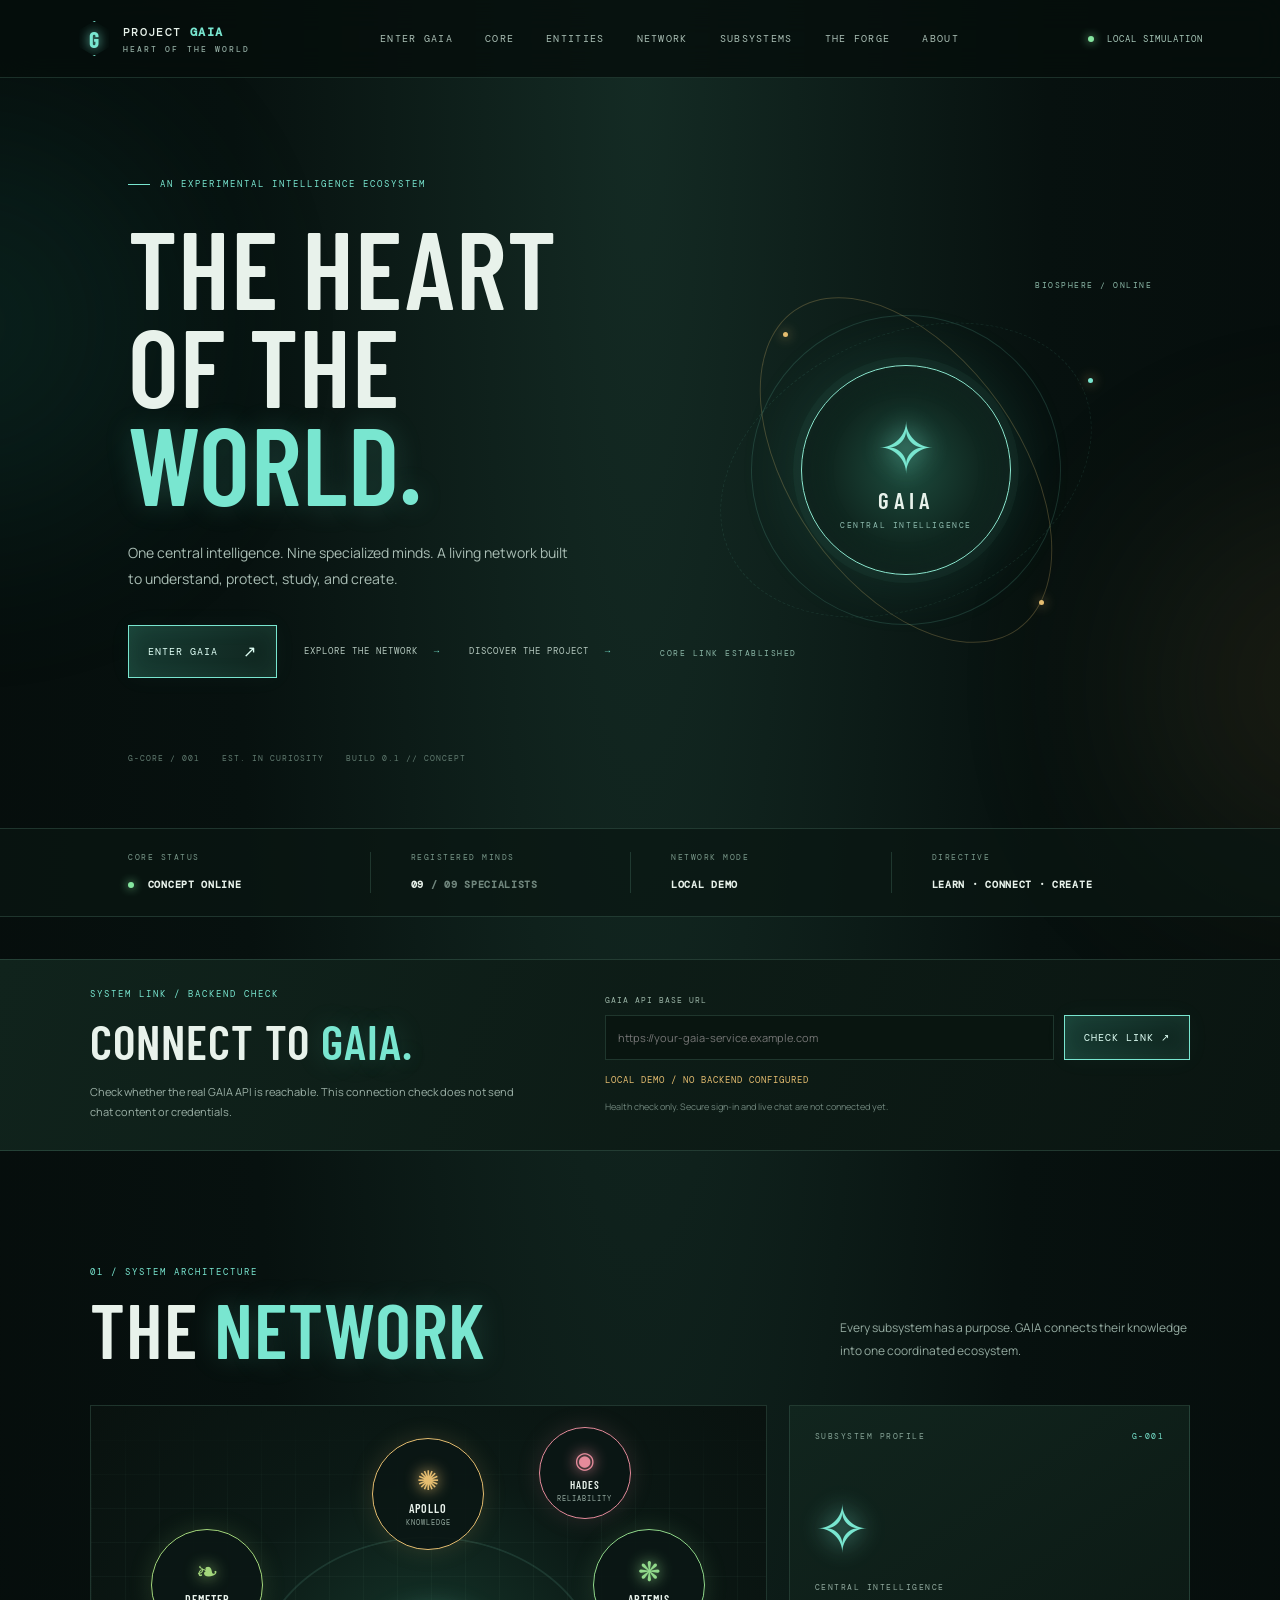
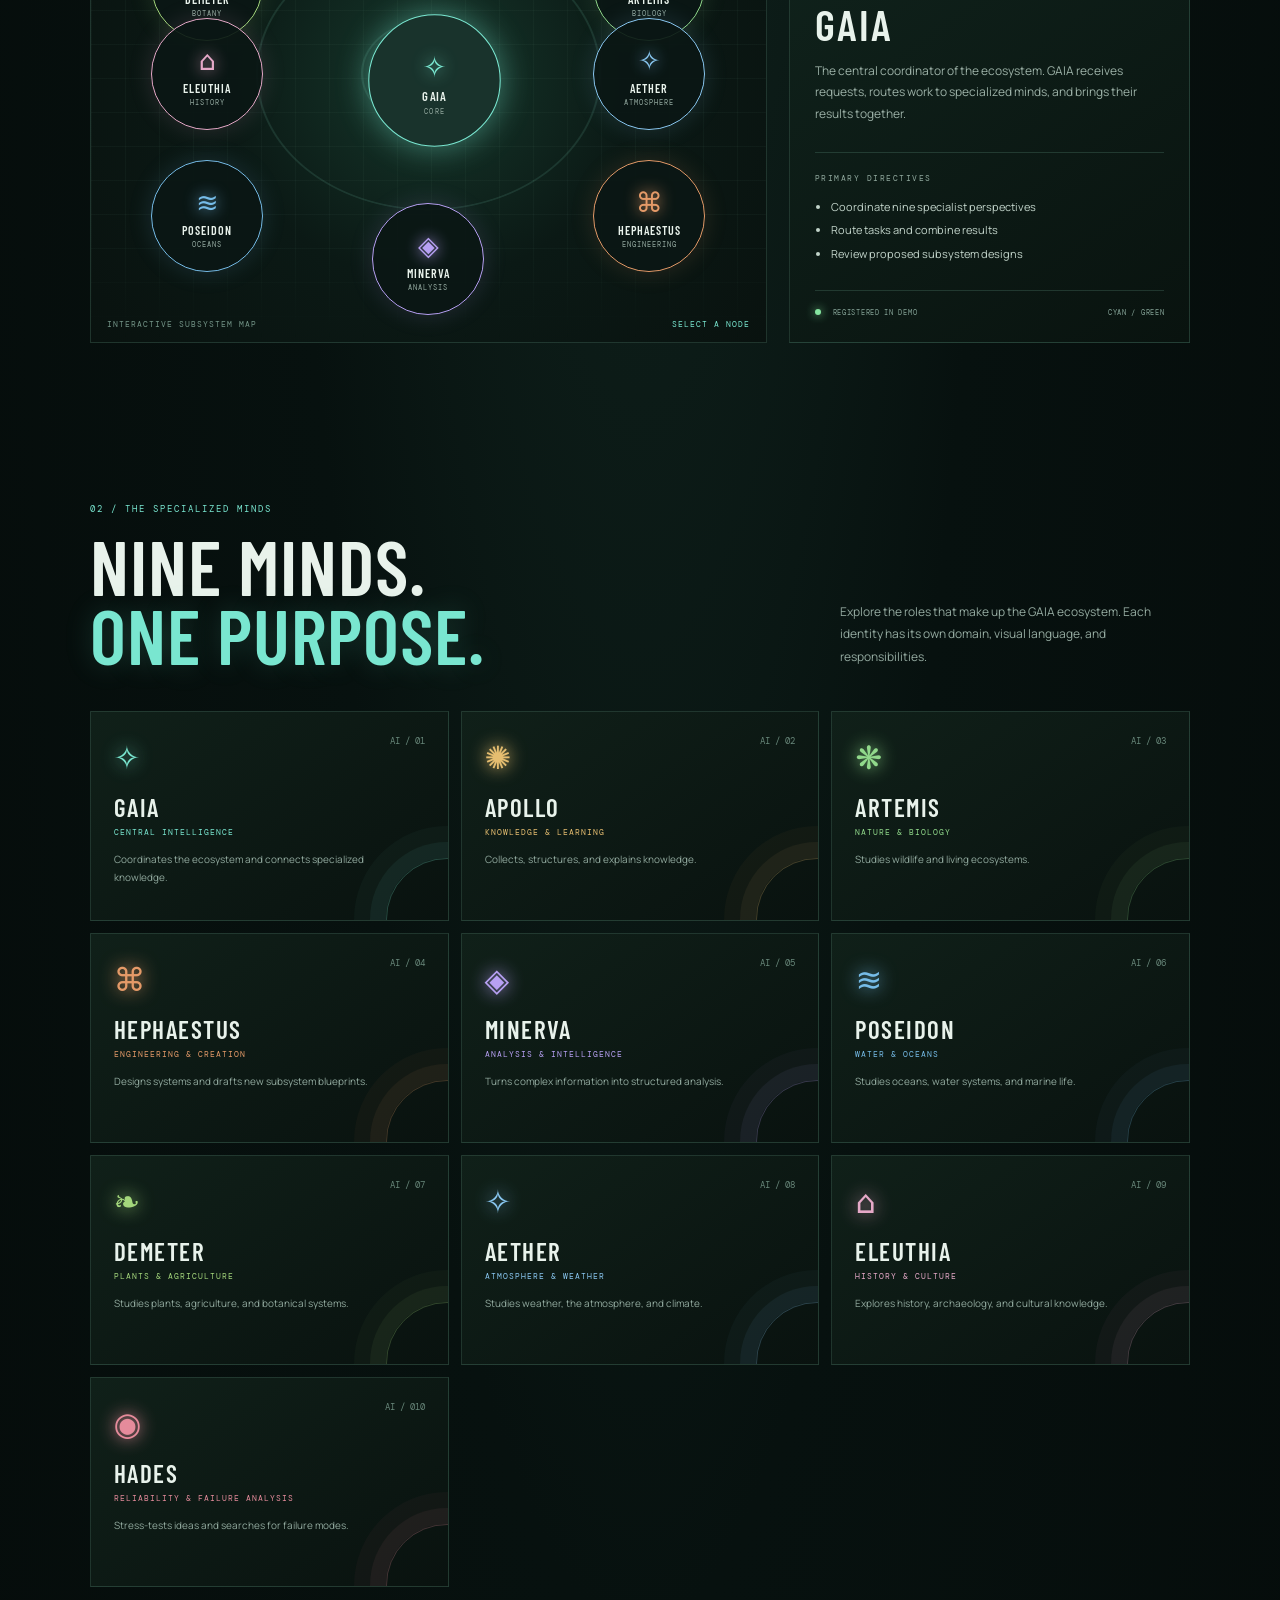
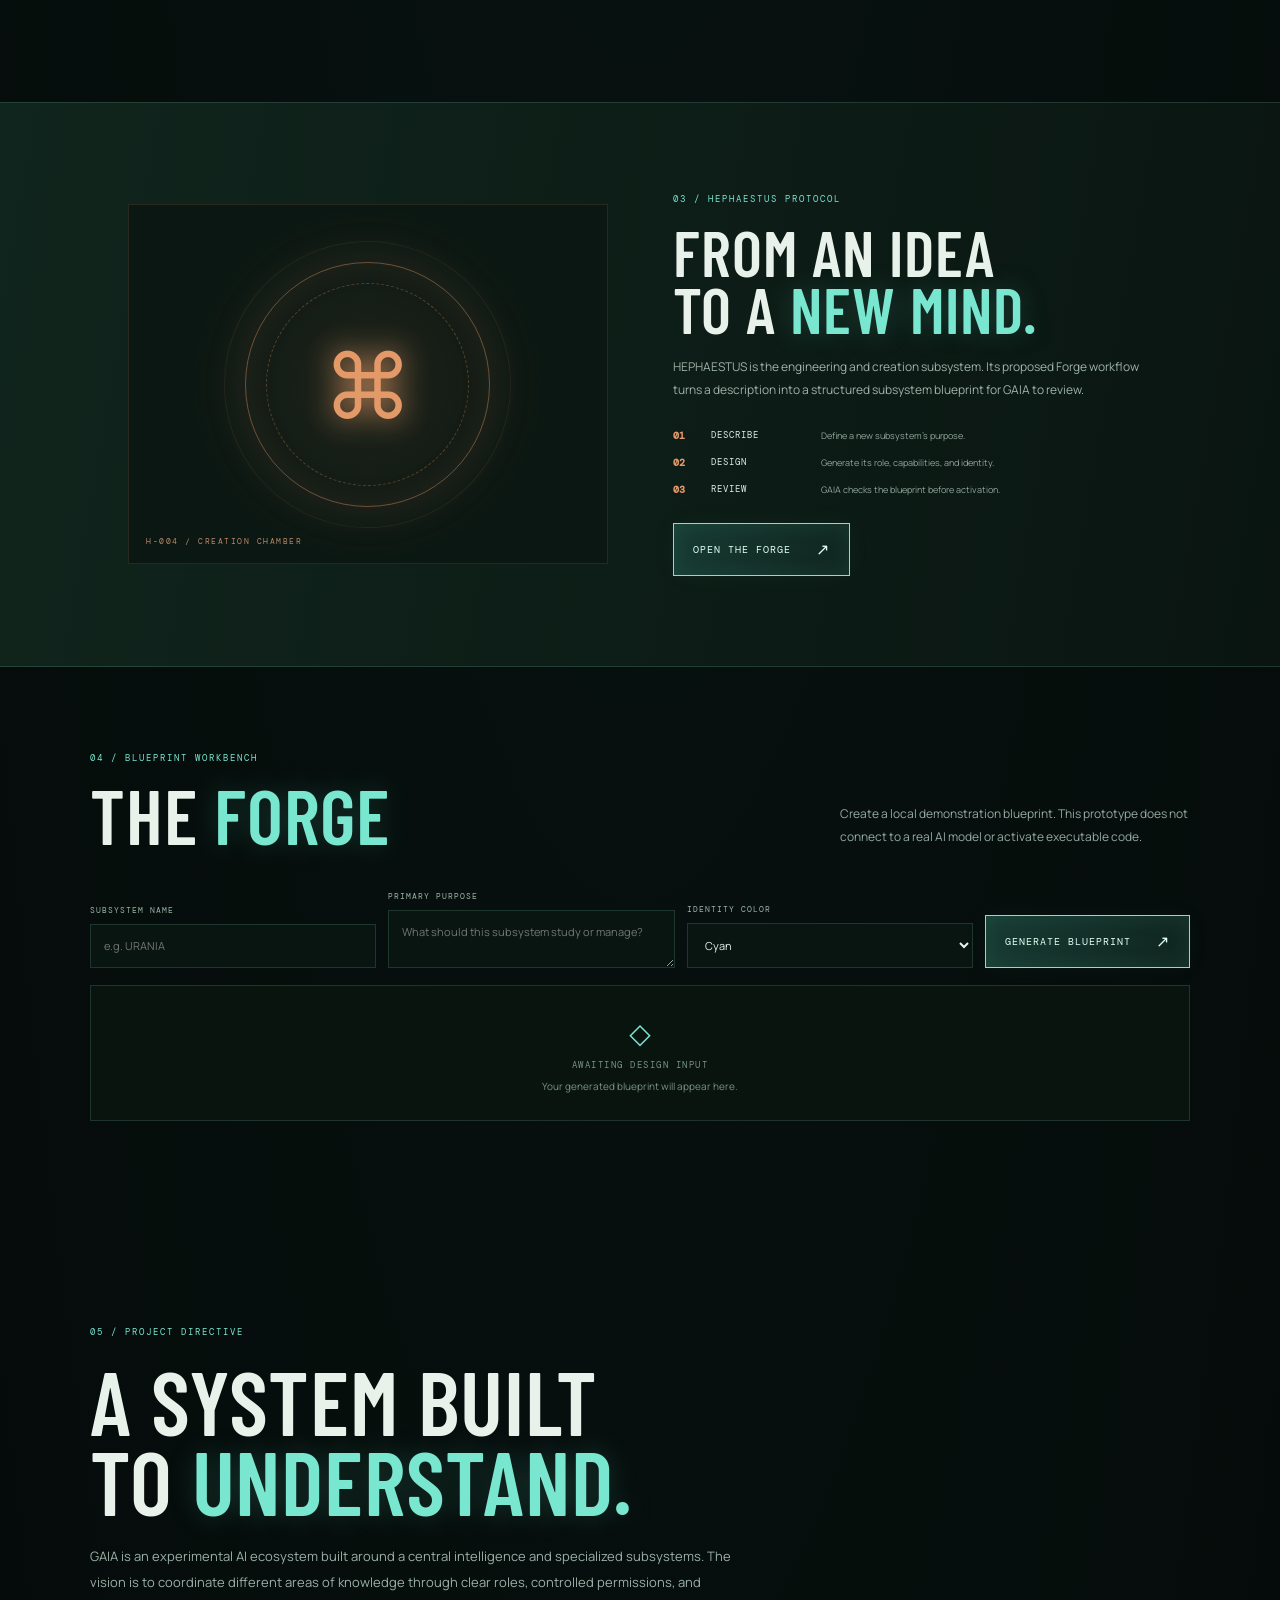
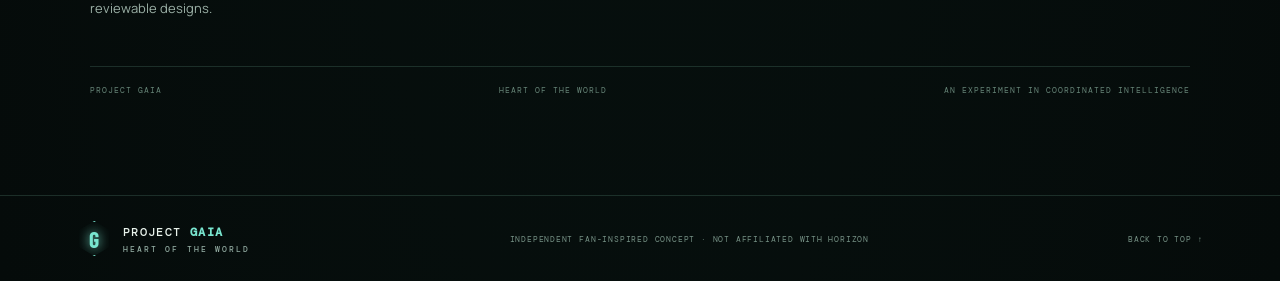
<file: index.html>
<!doctype html>
<html lang="en">
<head>
  <meta charset="utf-8">
  <meta name="viewport" content="width=device-width, initial-scale=1">
  <meta http-equiv="refresh" content="0;url=website/index.html">
  <link rel="canonical" href="website/index.html">
  <title>GAIA — Heart of the World</title>
  <script>window.location.replace("website/index.html");</script>
</head>
<body>
  <p>Opening <a href="website/index.html">GAIA — Heart of the World</a>…</p>
</body>
</html>
</file>
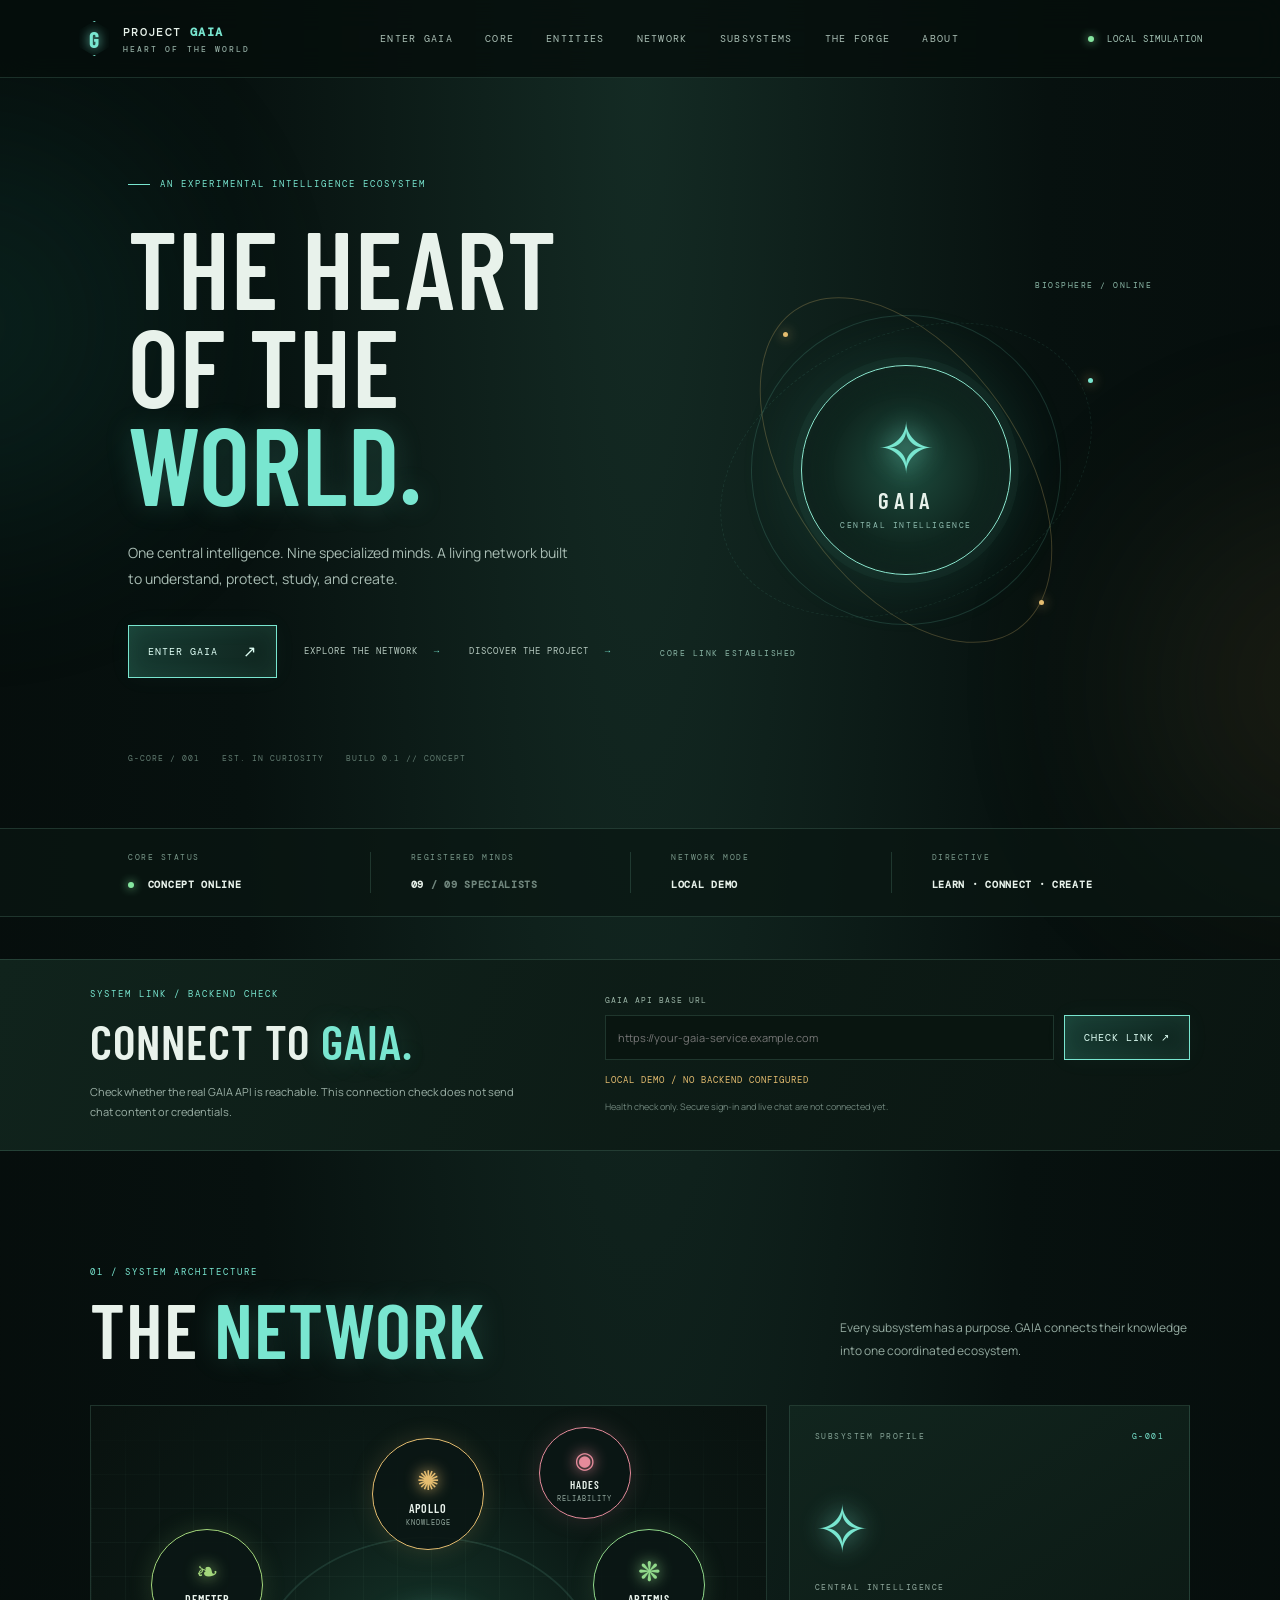
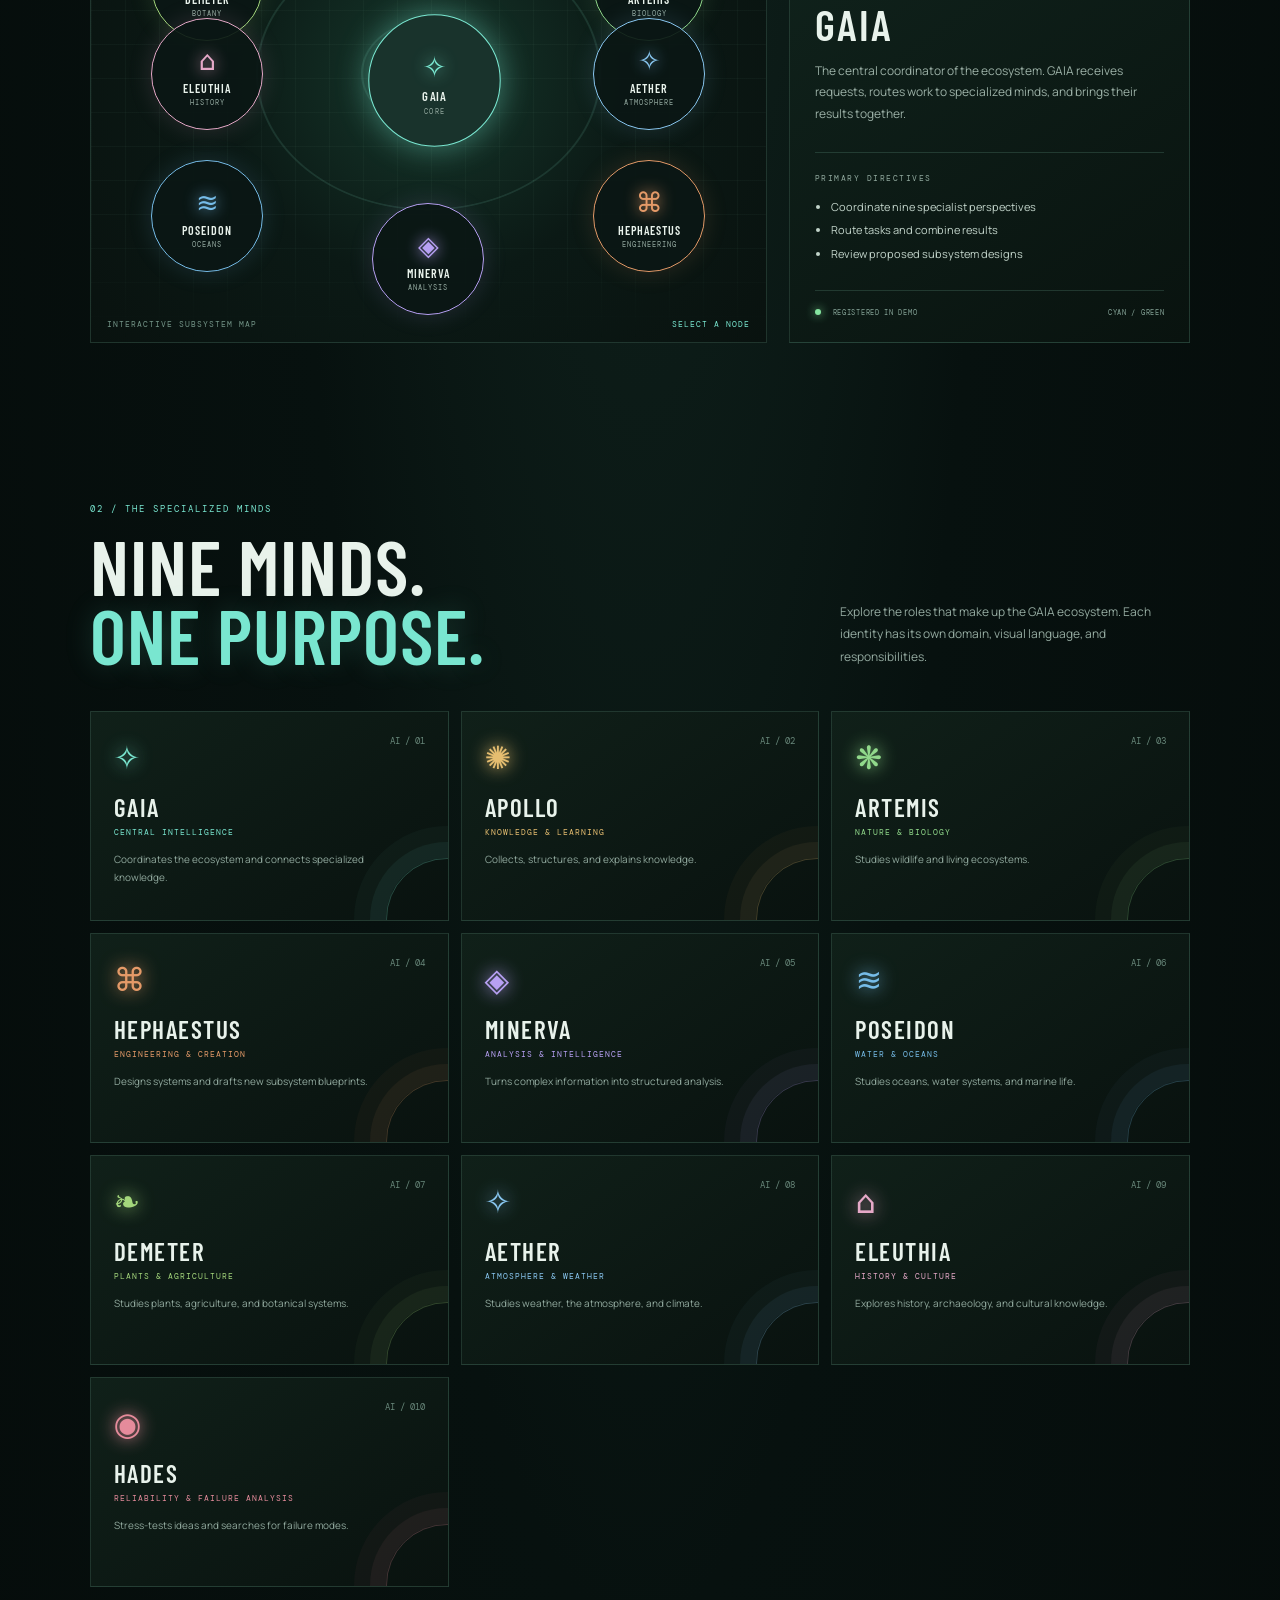
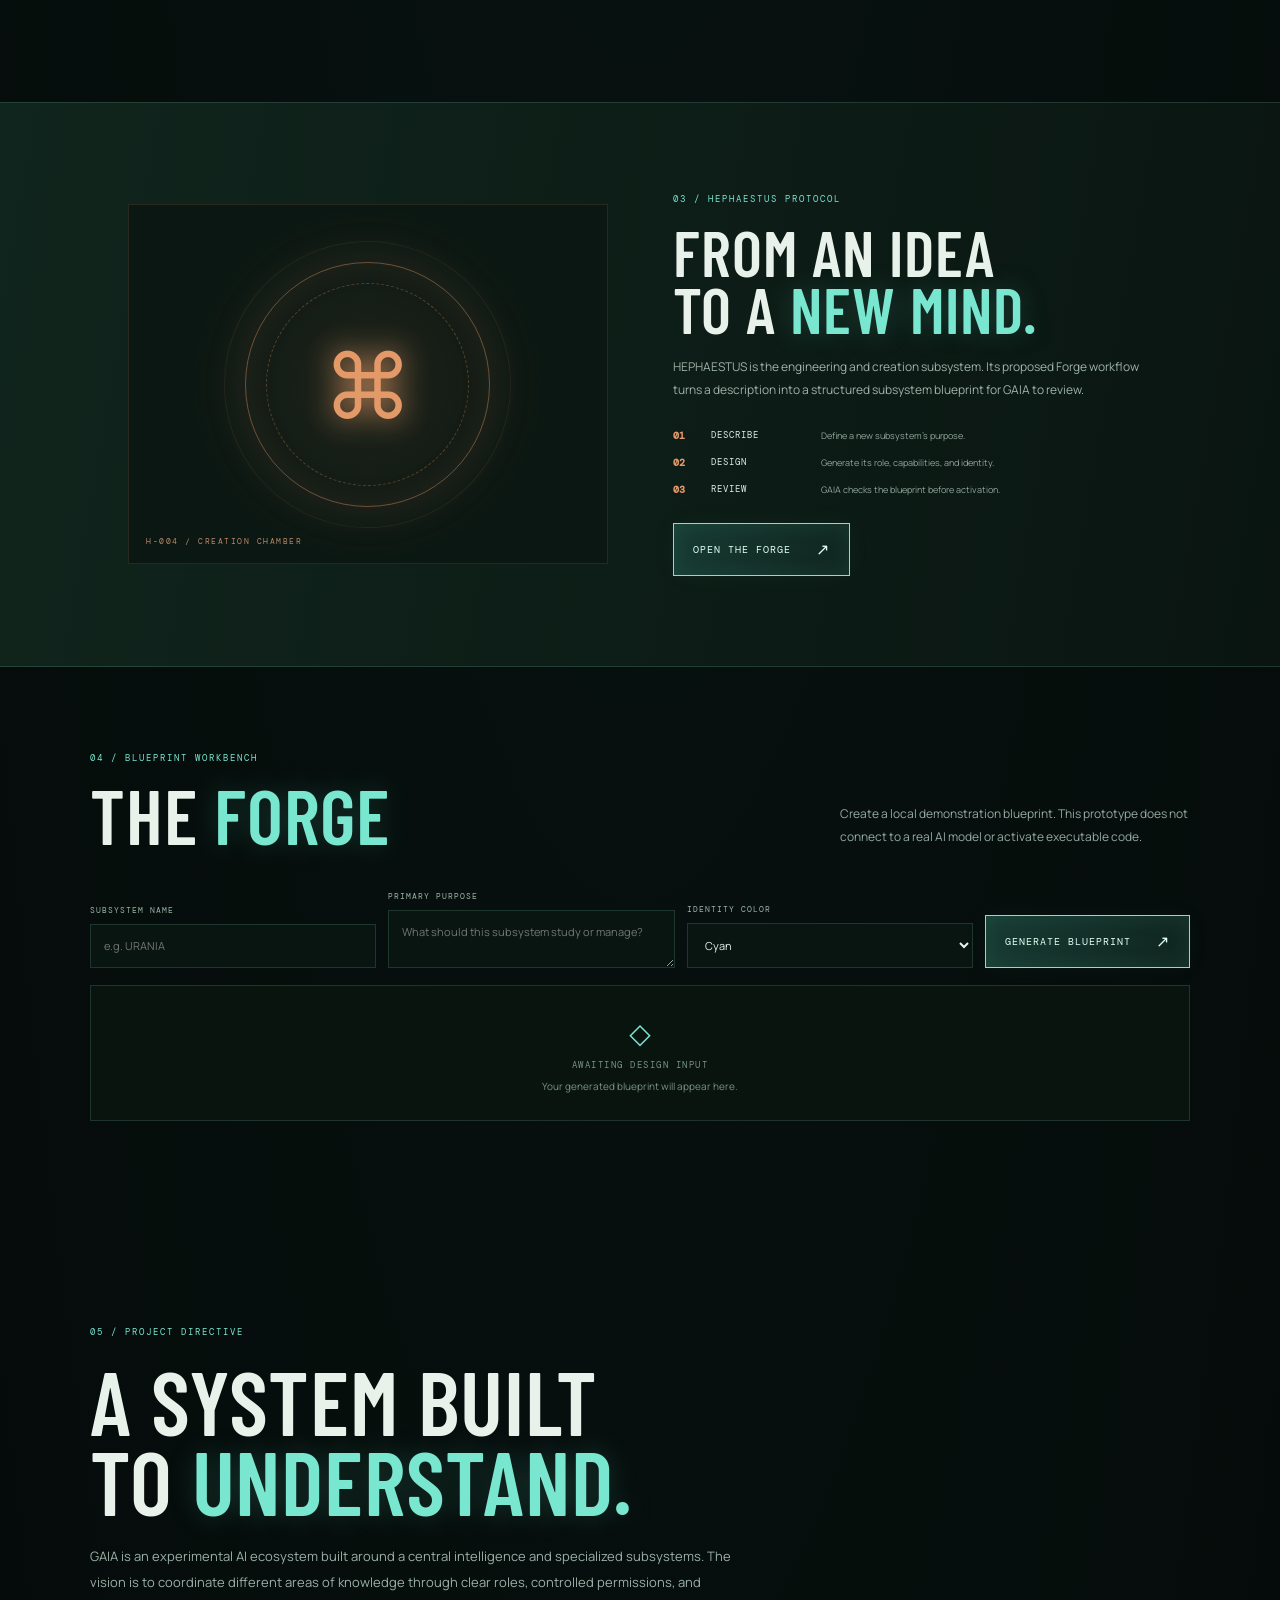
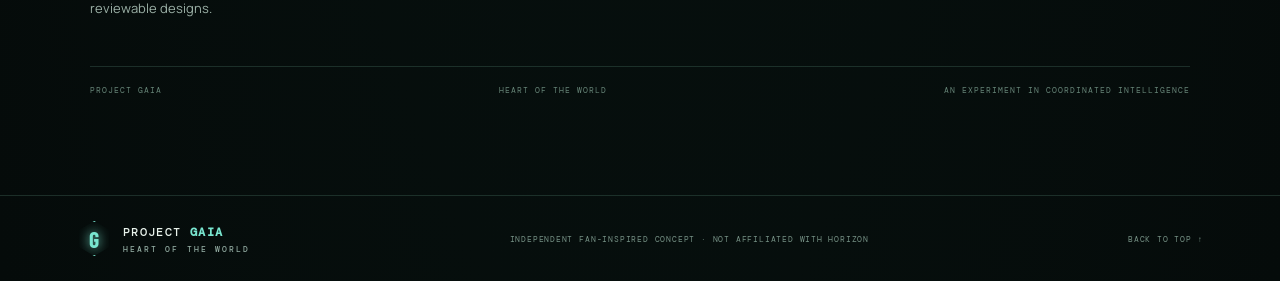
<file: website/index.html>
<!doctype html>
<html lang="en">
<head>
  <meta charset="utf-8">
  <meta name="viewport" content="width=device-width, initial-scale=1">
  <meta name="theme-color" content="#07110f">
  <meta name="description" content="GAIA — Heart of the World. An experimental ecosystem of specialized artificial intelligences.">
  <title>GAIA // HEART OF THE WORLD</title>
  <link rel="stylesheet" href="styles.css">
</head>
<body>
  <div class="ambient ambient-a"></div><div class="ambient ambient-b"></div>
  <header class="topbar">
    <a class="brand" href="#home" aria-label="GAIA home"><span class="brand-mark">G</span><span>PROJECT <b>GAIA</b><small>HEART OF THE WORLD</small></span></a>
    <button class="menu-toggle" id="menuToggle" aria-label="Toggle navigation">☰</button>
    <nav id="nav">
      <a href="access.html">ENTER GAIA</a><a href="#core">CORE</a><a href="entities.html">ENTITIES</a><a href="#network">NETWORK</a><a href="#subsystems">SUBSYSTEMS</a><a href="#forge">THE FORGE</a><a href="#about">ABOUT</a>
    </nav>
    <div class="top-status"><i></i> LOCAL SIMULATION</div>
  </header>

  <main id="home">
    <section class="hero">
      <div class="hero-copy">
        <div class="eyebrow"><span></span> AN EXPERIMENTAL INTELLIGENCE ECOSYSTEM</div>
        <h1>THE HEART<br>OF THE <em>WORLD.</em></h1>
        <p class="hero-text">One central intelligence. Nine specialized minds. A living network built to understand, protect, study, and create.</p>
        <div class="hero-actions"><a class="btn btn-primary" href="access.html">ENTER GAIA <span>↗</span></a><a class="text-link" href="#network">EXPLORE THE NETWORK <span>→</span></a><a class="text-link" href="#about">DISCOVER THE PROJECT <span>→</span></a></div>
        <div class="hero-foot"><span>G-CORE / 001</span><span>EST. IN CURIOSITY</span><span>BUILD 0.1 // CONCEPT</span></div>
      </div>
      <div class="core-visual" id="core">
        <div class="orbit orbit-one"></div><div class="orbit orbit-two"></div><div class="orbit orbit-three"></div>
        <div class="core-rings"><div class="core-glyph">✧</div><div class="core-word">GAIA</div><div class="core-sub">CENTRAL INTELLIGENCE</div></div>
        <div class="orbit-label label-top">BIOSPHERE / ONLINE</div><div class="orbit-label label-bottom">CORE LINK ESTABLISHED</div>
        <span class="spark spark-one"></span><span class="spark spark-two"></span><span class="spark spark-three"></span>
      </div>
    </section>

    <section class="status-strip" aria-label="Demonstration status">
      <div><small>CORE STATUS</small><b><i class="live-dot"></i> CONCEPT ONLINE</b></div>
      <div><small>REGISTERED MINDS</small><b>09 <span>/ 09 SPECIALISTS</span></b></div>
      <div><small>NETWORK MODE</small><b>LOCAL DEMO</b></div>
      <div><small>DIRECTIVE</small><b>LEARN · CONNECT · CREATE</b></div>
    </section>

    <section class="backend-connect" aria-labelledby="backendTitle">
      <div class="backend-connect-copy">
        <div class="eyebrow">SYSTEM LINK / BACKEND CHECK</div>
        <h2 id="backendTitle">CONNECT TO <em>GAIA.</em></h2>
        <p>Check whether the real GAIA API is reachable. This connection check does not send chat content or credentials.</p>
      </div>
      <div class="backend-connect-controls">
        <label for="backendUrl">GAIA API BASE URL</label>
        <div class="backend-url-row">
          <input id="backendUrl" type="url" inputmode="url" placeholder="https://your-gaia-service.example.com" autocomplete="url">
          <button class="btn btn-primary" id="backendConnect" type="button">CHECK LINK ↗</button>
        </div>
        <p id="backendStatus" class="backend-status" role="status" aria-live="polite">LOCAL DEMO / NO BACKEND CONFIGURED</p>
        <small>Health check only. Secure sign-in and live chat are not connected yet.</small>
      </div>
    </section>

    <section class="section network-section" id="network">
      <div class="section-heading"><div><div class="eyebrow">01 / SYSTEM ARCHITECTURE</div><h2>THE <em>NETWORK</em></h2></div><p>Every subsystem has a purpose. GAIA connects their knowledge into one coordinated ecosystem.</p></div>
      <div class="network-layout">
        <div class="network-map">
          <div class="network-lines"></div>
          <button class="node node-gaia selected" data-ai="gaia"><span class="node-symbol">✧</span><b>GAIA</b><small>CORE</small></button>
          <button class="node node-apollo" data-ai="apollo"><span class="node-symbol">✺</span><b>APOLLO</b><small>KNOWLEDGE</small></button>
          <button class="node node-artemis" data-ai="artemis"><span class="node-symbol">❋</span><b>ARTEMIS</b><small>BIOLOGY</small></button>
          <button class="node node-hephaestus" data-ai="hephaestus"><span class="node-symbol">⌘</span><b>HEPHAESTUS</b><small>ENGINEERING</small></button>
          <button class="node node-minerva" data-ai="minerva"><span class="node-symbol">◈</span><b>MINERVA</b><small>ANALYSIS</small></button>
          <button class="node node-poseidon" data-ai="poseidon"><span class="node-symbol">≋</span><b>POSEIDON</b><small>OCEANS</small></button>
          <button class="node node-demeter" data-ai="demeter"><span class="node-symbol">❧</span><b>DEMETER</b><small>BOTANY</small></button>
          <button class="node node-aether" data-ai="aether"><span class="node-symbol">✧</span><b>AETHER</b><small>ATMOSPHERE</small></button>
          <button class="node node-eleuthia" data-ai="eleuthia"><span class="node-symbol">⌂</span><b>ELEUTHIA</b><small>HISTORY</small></button>
          <button class="node node-hades" data-ai="hades"><span class="node-symbol">◉</span><b>HADES</b><small>RELIABILITY</small></button>
          <div class="map-caption">INTERACTIVE SUBSYSTEM MAP <span>SELECT A NODE</span></div>
        </div>
        <aside class="intel-panel" id="intelPanel">
          <div class="panel-top"><span>SUBSYSTEM PROFILE</span><span class="panel-index">G-001</span></div>
          <div class="profile-symbol" id="profileSymbol">✧</div>
          <div class="profile-kicker" id="profileKicker">CENTRAL INTELLIGENCE</div>
          <h3 id="profileName">GAIA</h3>
          <p id="profileDescription">The central coordinator of the ecosystem. GAIA receives requests, routes work to specialized minds, and brings their results together.</p>
          <div class="profile-divider"></div>
          <small class="cap-label">PRIMARY DIRECTIVES</small>
          <ul id="profileCapabilities"><li>Coordinate all subsystems</li><li>Route tasks and combine results</li><li>Review proposed subsystem designs</li></ul>
          <div class="panel-foot"><span><i class="live-dot"></i> REGISTERED IN DEMO</span><span id="profileColor">CYAN / GREEN</span></div>
        </aside>
      </div>
    </section>

    <section class="section roster-section" id="subsystems">
      <div class="section-heading"><div><div class="eyebrow">02 / THE SPECIALIZED MINDS</div><h2>NINE MINDS.<br><em>ONE PURPOSE.</em></h2></div><p>Explore the roles that make up the GAIA ecosystem. Each identity has its own domain, visual language, and responsibilities.</p></div>
      <div class="roster-grid" id="rosterGrid"></div>
    </section>

    <section class="forge-section" id="forge">
      <div class="forge-art"><div class="forge-ring"></div><div class="forge-core">⌘</div><div class="forge-tag">H-004 / CREATION CHAMBER</div></div>
      <div class="forge-copy"><div class="eyebrow">03 / HEPHAESTUS PROTOCOL</div><h2>FROM AN IDEA<br>TO A <em>NEW MIND.</em></h2>
        <p>HEPHAESTUS is the engineering and creation subsystem. Its proposed Forge workflow turns a description into a structured subsystem blueprint for GAIA to review.</p>
        <ol class="forge-steps"><li><b>01</b><span>DESCRIBE</span><small>Define a new subsystem's purpose.</small></li><li><b>02</b><span>DESIGN</span><small>Generate its role, capabilities, and identity.</small></li><li><b>03</b><span>REVIEW</span><small>GAIA checks the blueprint before activation.</small></li></ol>
        <a class="btn btn-primary" href="#forge-console">OPEN THE FORGE <span>↗</span></a>
      </div>
    </section>

    <section class="section forge-console-section" id="forge-console">
      <div class="section-heading"><div><div class="eyebrow">04 / BLUEPRINT WORKBENCH</div><h2>THE <em>FORGE</em></h2></div><p>Create a local demonstration blueprint. This prototype does not connect to a real AI model or activate executable code.</p></div>
      <form class="forge-form" id="forgeForm">
        <label>SUBSYSTEM NAME<input id="aiName" maxlength="28" placeholder="e.g. URANIA" required></label>
        <label>PRIMARY PURPOSE<textarea id="aiPurpose" maxlength="240" placeholder="What should this subsystem study or manage?" required></textarea></label>
        <label>IDENTITY COLOR<select id="aiColor"><option value="cyan">Cyan</option><option value="green">Emerald</option><option value="gold">Gold</option><option value="violet">Violet</option><option value="blue">Ocean blue</option><option value="copper">Copper</option></select></label>
        <button class="btn btn-primary" type="submit">GENERATE BLUEPRINT <span>↗</span></button>
      </form>
      <div class="blueprint" id="blueprint"><div class="blueprint-empty"><span>◇</span><b>AWAITING DESIGN INPUT</b><small>Your generated blueprint will appear here.</small></div></div>
    </section>

    <section class="section about-section" id="about"><div class="eyebrow">05 / PROJECT DIRECTIVE</div><h2>A SYSTEM BUILT<br>TO <em>UNDERSTAND.</em></h2><p>GAIA is an experimental AI ecosystem built around a central intelligence and specialized subsystems. The vision is to coordinate different areas of knowledge through clear roles, controlled permissions, and reviewable designs.</p><div class="about-note"><span>PROJECT GAIA</span><span>HEART OF THE WORLD</span><span>AN EXPERIMENT IN COORDINATED INTELLIGENCE</span></div></section>
  </main>
  <footer><a class="brand" href="#home"><span class="brand-mark">G</span><span>PROJECT <b>GAIA</b><small>HEART OF THE WORLD</small></span></a><span>INDEPENDENT FAN-INSPIRED CONCEPT · NOT AFFILIATED WITH HORIZON</span><a href="#home">BACK TO TOP ↑</a></footer>
  <script src="app.js"></script>
</body>
</html>
</file>
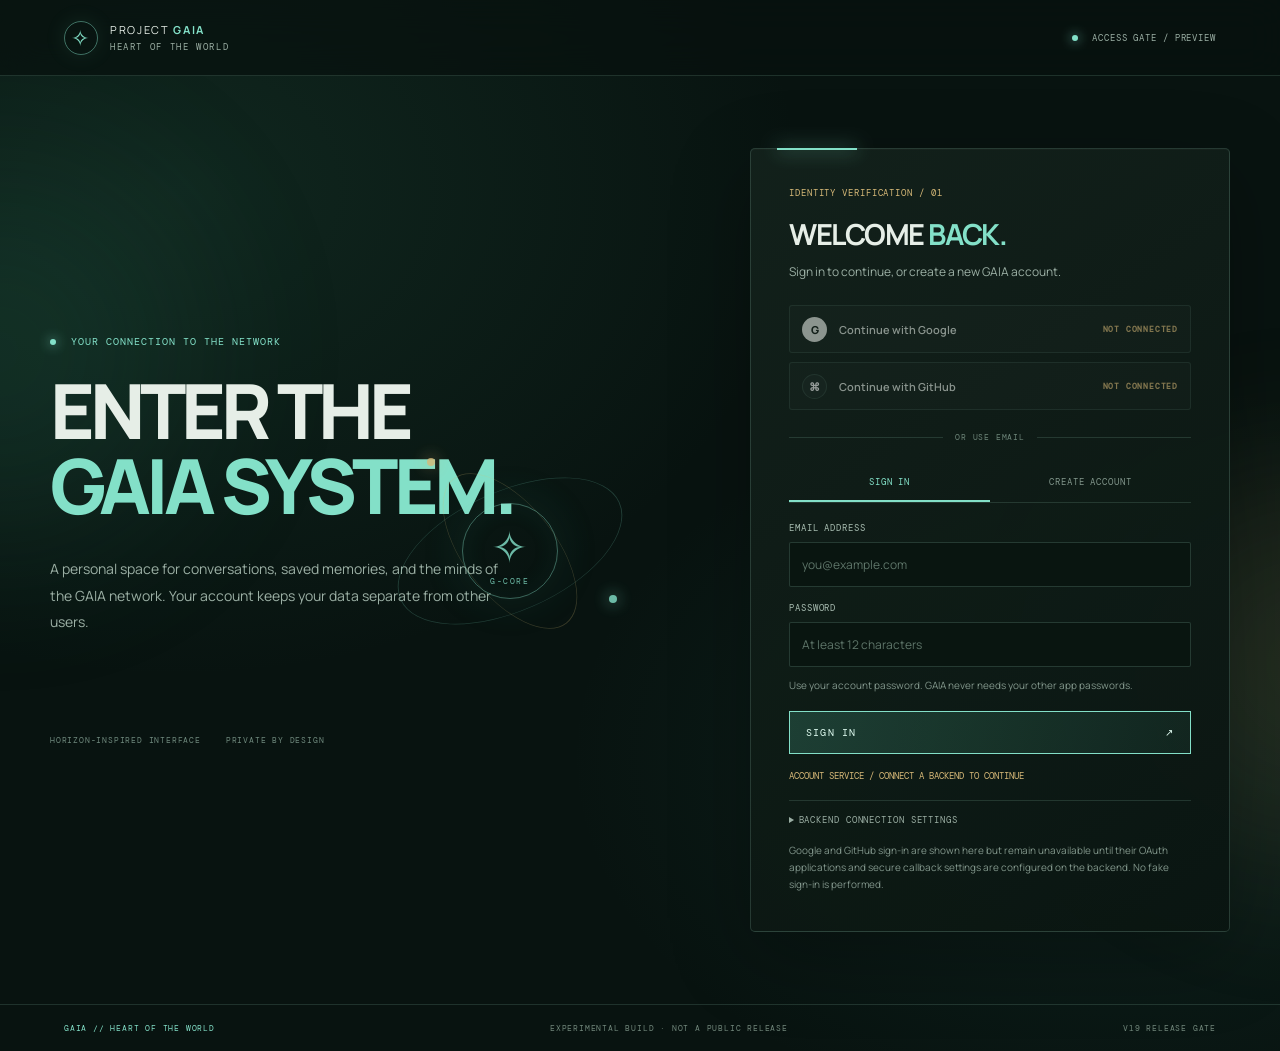
<file: website/access.html>
<!doctype html>
<html lang="en">
<head>
  <meta charset="utf-8">
  <meta name="viewport" content="width=device-width, initial-scale=1">
  <meta name="theme-color" content="#081310">
  <meta name="description" content="Enter GAIA — Heart of the World.">
  <title>GAIA // ACCESS GATE</title>
  <link rel="stylesheet" href="access.css">
</head>
<body>
  <div class="horizon-glow glow-a"></div><div class="horizon-glow glow-b"></div>
  <header class="access-top">
    <a class="gaia-brand" href="index.html"><span class="brand-seed">✧</span><span>PROJECT <b>GAIA</b><small>HEART OF THE WORLD</small></span></a>
    <span class="build-tag"><i></i> ACCESS GATE / PREVIEW</span>
  </header>

  <main class="access-shell">
    <section class="intro">
      <div class="eyebrow"><span></span> YOUR CONNECTION TO THE NETWORK</div>
      <h1>ENTER THE<br><em>GAIA SYSTEM.</em></h1>
      <p>A personal space for conversations, saved memories, and the minds of the GAIA network. Your account keeps your data separate from other users.</p>
      <div class="core-orbit" aria-hidden="true"><div class="orbit-ring ring-one"></div><div class="orbit-ring ring-two"></div><div class="orbit-center">✧<small>G-CORE</small></div><span class="orbit-dot dot-one"></span><span class="orbit-dot dot-two"></span></div>
      <div class="intro-foot"><span>HORIZON-INSPIRED INTERFACE</span><span>PRIVATE BY DESIGN</span></div>
    </section>

    <section class="access-panel" id="authPanel" aria-labelledby="authTitle">
      <div class="panel-kicker">IDENTITY VERIFICATION / 01</div>
      <h2 id="authTitle">WELCOME <em>BACK.</em></h2>
      <p class="panel-sub">Sign in to continue, or create a new GAIA account.</p>

      <div class="provider-buttons">
        <button class="provider" id="googleButton" type="button" disabled><span class="provider-icon google">G</span><span>Continue with Google</span><small>NOT CONNECTED</small></button>
        <button class="provider" id="githubButton" type="button" disabled><span class="provider-icon github">⌘</span><span>Continue with GitHub</span><small>NOT CONNECTED</small></button>
      </div>
      <div class="or-line"><span>OR USE EMAIL</span></div>

      <div class="mode-tabs" role="tablist" aria-label="Account action">
        <button class="mode-tab active" id="loginTab" type="button" role="tab" aria-selected="true">SIGN IN</button>
        <button class="mode-tab" id="registerTab" type="button" role="tab" aria-selected="false">CREATE ACCOUNT</button>
      </div>
      <form id="accountForm" novalidate>
        <label for="email">EMAIL ADDRESS</label>
        <input id="email" name="email" type="email" autocomplete="email" maxlength="254" placeholder="you@example.com" required>
        <label for="password">PASSWORD</label>
        <input id="password" name="password" type="password" autocomplete="current-password" minlength="12" maxlength="128" placeholder="At least 12 characters" required>
        <p class="password-hint" id="passwordHint">Use your account password. GAIA never needs your other app passwords.</p>
        <button class="primary-action" id="submitAccount" type="submit">SIGN IN <span>↗</span></button>
      </form>
      <p class="auth-status" id="authStatus" role="status" aria-live="polite">ACCOUNT SERVICE / CONNECT A BACKEND TO CONTINUE</p>
      <details class="server-settings">
        <summary>BACKEND CONNECTION SETTINGS</summary>
        <label for="apiBase">GAIA API BASE URL</label>
        <input id="apiBase" type="url" inputmode="url" placeholder="https://your-gaia-service.example.com">
        <button id="saveApi" class="subtle-action" type="button">SAVE SERVER ADDRESS</button>
      </details>
      <p class="oauth-note">Google and GitHub sign-in are shown here but remain unavailable until their OAuth applications and secure callback settings are configured on the backend. No fake sign-in is performed.</p>
    </section>

    <section class="private-workspace hidden" id="workspace" aria-labelledby="workspaceTitle">
      <div class="workspace-head"><div><div class="panel-kicker">IDENTITY VERIFIED / 02</div><h2 id="workspaceTitle">WELCOME TO <em>GAIA.</em></h2><p id="accountLabel">Signed in</p></div><button id="logoutButton" class="subtle-action" type="button">SIGN OUT</button></div>

      <section class="workspace-card memory-card" aria-labelledby="memoryTitle">
        <div class="card-heading"><div><div class="panel-kicker">PERSONAL DATA / OWNER-ONLY</div><h3 id="memoryTitle">MEMORY <em>VAULT</em></h3></div><span class="status-chip">PRIVATE</span></div>
        <p>GAIA only saves a long-term fact when you choose to save it. Chat history and saved facts are separate. You can review or delete each saved fact.</p>
        <form id="memoryForm" class="memory-form">
          <label for="memoryCategory">CATEGORY</label>
          <select id="memoryCategory"><option value="general">General</option><option value="projects">Projects</option><option value="preferences">Preferences</option><option value="learning">Learning</option></select>
          <label for="memoryContent">WHAT SHOULD GAIA REMEMBER?</label>
          <textarea id="memoryContent" maxlength="2000" rows="3" placeholder="Write a non-sensitive fact you want saved..." required></textarea>
          <button class="primary-action" type="submit">SAVE TO MY MEMORY <span>↗</span></button>
        </form>
        <div class="memory-list-head"><b>SAVED FACTS</b><button id="refreshMemory" class="subtle-action" type="button">REFRESH</button></div>
        <div id="memoryList" class="memory-list" aria-live="polite"><p class="empty-state">Sign in to load your private memory.</p></div>
      </section>

      <section class="workspace-card permission-card" aria-labelledby="permissionTitle">
        <div class="card-heading"><div><div class="panel-kicker">DEVICE CAPABILITIES / OPTIONAL</div><h3 id="permissionTitle">PERMISSION <em>CONTROL</em></h3></div><span class="status-chip">YOU DECIDE</span></div>
        <p>Nothing is enabled automatically. GAIA must explain a capability and ask before requesting access. You can keep every option off.</p>
        <div class="permission-row"><div><b>APP NOTIFICATIONS</b><small>Browser notifications for updates you choose to receive.</small></div><button id="notificationButton" class="permission-action" type="button">ASK PERMISSION</button></div>
        <div class="permission-row"><div><b>VOICE CALLS TO YOU</b><small>Not available in this web preview. A future Android app must request OS permission separately; GAIA will never call without a clear action from you.</small></div><span class="permission-state">NOT AVAILABLE</span></div>
        <div class="permission-row"><div><b>TEXT MESSAGES TO YOU</b><small>Not available in this web preview. Any future messaging feature must show the message and ask before sending.</small></div><span class="permission-state">NOT AVAILABLE</span></div>
        <p class="permission-foot">You can use GAIA without notifications, calls, or texts. No phone permission is requested by this website.</p>
      </section>
      <a class="dashboard-link" href="index.html">OPEN THE GAIA NETWORK DASHBOARD ↗</a>
    </section>
  </main>

  <footer class="access-footer"><span>GAIA // HEART OF THE WORLD</span><span>EXPERIMENTAL BUILD · NOT A PUBLIC RELEASE</span><span>V19 RELEASE GATE</span></footer>
  <script src="access.js"></script>
</body>
</html>
</file>
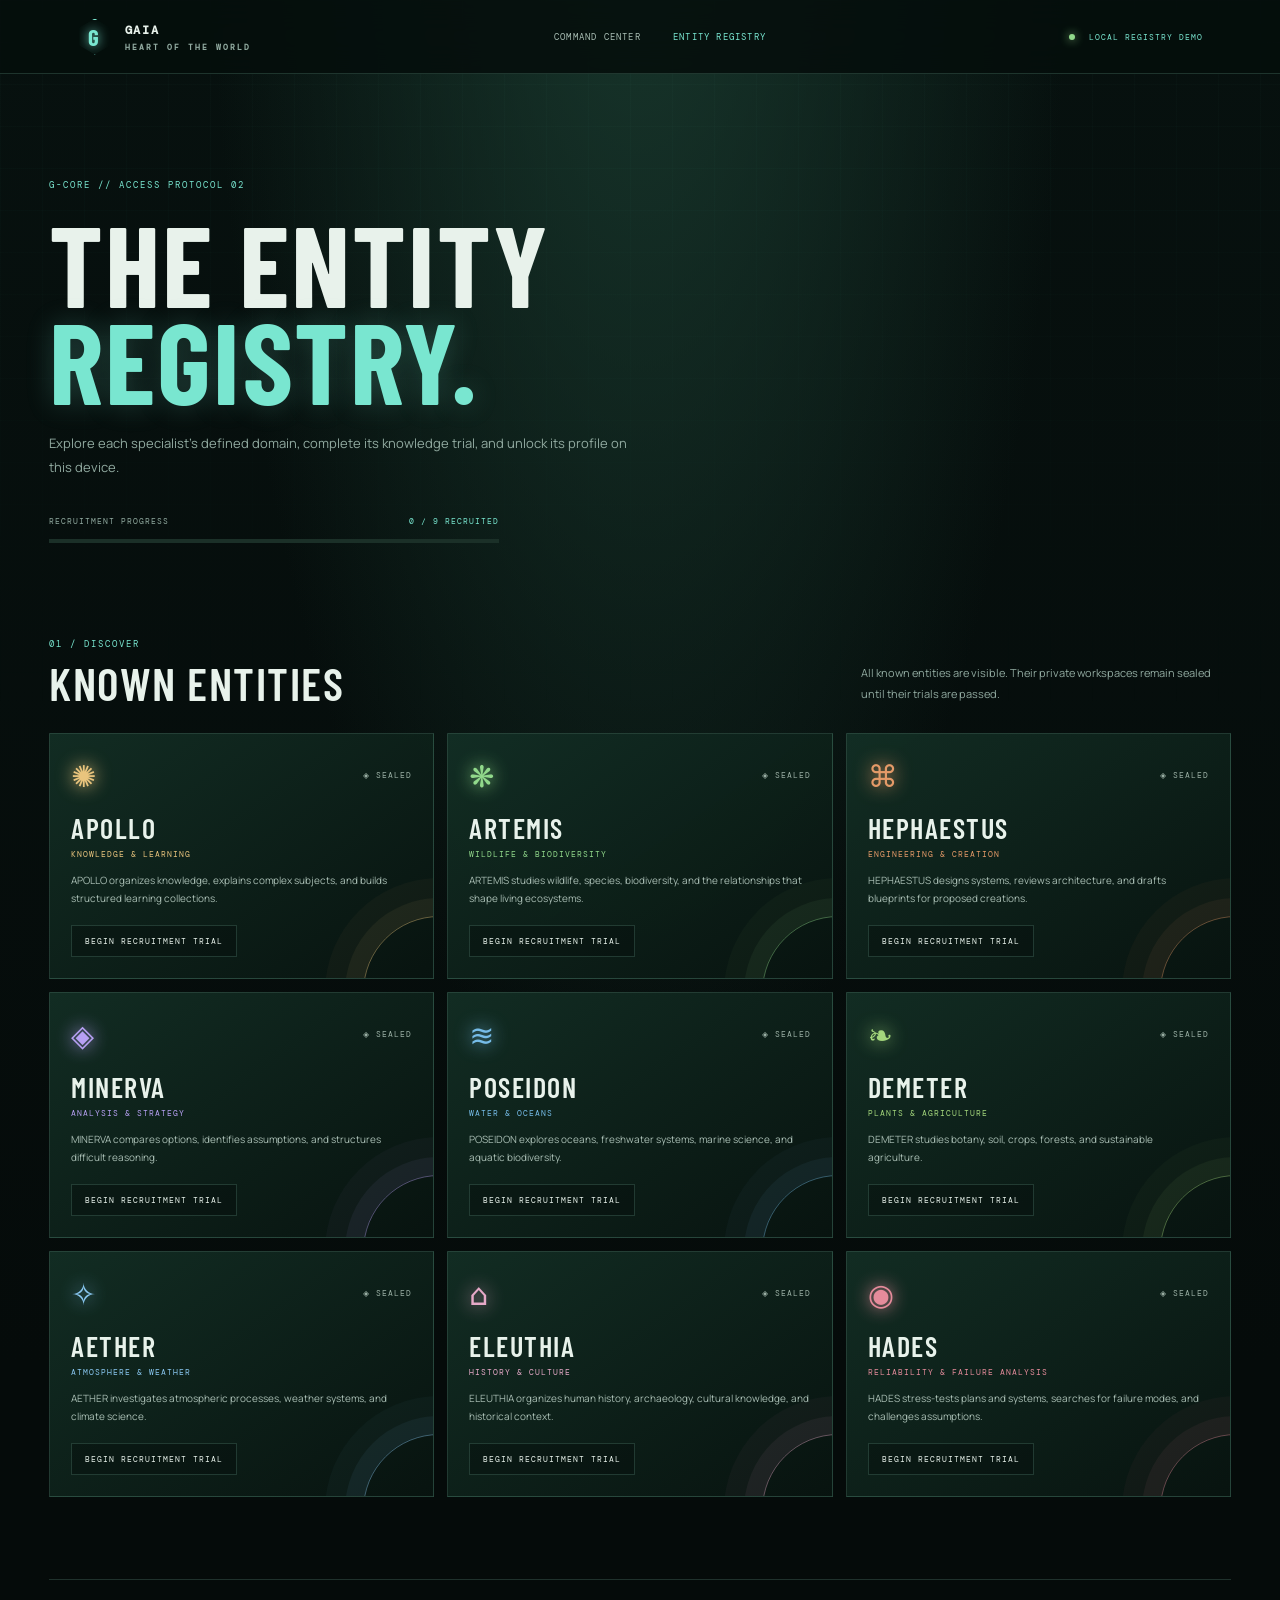
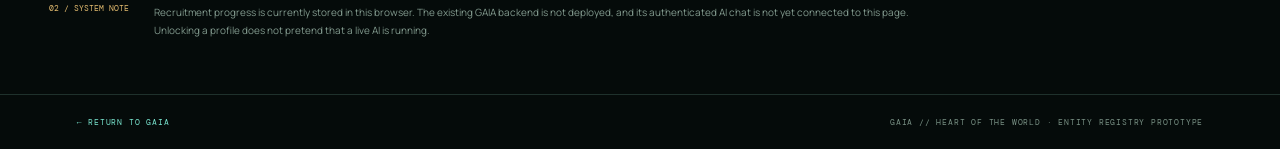
<file: website/entities.html>
<!doctype html>
<html lang="en">
<head>
  <meta charset="utf-8">
  <meta name="viewport" content="width=device-width, initial-scale=1">
  <meta name="theme-color" content="#07110f">
  <meta name="description" content="Discover GAIA's independent specialist entities and complete their recruitment trials.">
  <title>GAIA // ENTITY REGISTRY</title>
  <link rel="stylesheet" href="entities.css">
</head>
<body>
  <div class="backdrop"></div>
  <header class="bar">
    <a class="brand" href="index.html"><span>G</span><b>GAIA <small>HEART OF THE WORLD</small></b></a>
    <nav><a href="index.html">COMMAND CENTER</a><a class="active" href="entities.html">ENTITY REGISTRY</a></nav>
    <div class="status"><i></i> LOCAL REGISTRY DEMO</div>
  </header>
  <main>
    <section class="intro">
      <div class="eyebrow">G-CORE // ACCESS PROTOCOL 02</div>
      <h1>THE ENTITY<br><em>REGISTRY.</em></h1>
      <p>Explore each specialist's defined domain, complete its knowledge trial, and unlock its profile on this device.</p>
      <div class="progress"><div><span>RECRUITMENT PROGRESS</span><b id="progressText">0 / 9 RECRUITED</b></div><div class="track"><i id="progressBar"></i></div></div>
    </section>
    <section class="registry">
      <div class="section-head"><div><span class="eyebrow">01 / DISCOVER</span><h2>KNOWN ENTITIES</h2></div><p>All known entities are visible. Their private workspaces remain sealed until their trials are passed.</p></div>
      <div class="grid" id="entityGrid"></div>
    </section>
    <section class="workspace hidden" id="workspace" aria-live="polite">
      <button class="back" id="backButton">← BACK TO REGISTRY</button>
      <div class="workspace-head"><div><span class="eyebrow" id="entityRole">SPECIALIST TRIAL</span><h2 id="entityName">ENTITY</h2><p id="entityBio"></p></div><div class="sigil" id="entitySigil">◇</div></div>
      <div class="trial" id="trial">
        <div class="trial-top"><span>RECRUITMENT TRIAL</span><b id="questionCount">QUESTION 1 / 2</b></div>
        <h3 id="questionText"></h3>
        <div class="answers" id="answerList"></div>
        <div class="feedback" id="feedback" role="status"></div>
        <button class="primary" id="nextQuestion" disabled>CONFIRM ANSWER</button>
      </div>
      <div class="unlocked hidden" id="unlocked">
        <div class="unlock-mark">✦</div><span class="eyebrow">ACCESS GRANTED</span><h3 id="unlockTitle">ENTITY RECRUITED</h3>
        <p>The trial is complete. This entity's profile is now accessible on this device.</p>
        <div class="profile-box"><span>ENTITY PROFILE</span><p id="unlockBio"></p><small>AI CONNECTION: BACKEND INTEGRATION REQUIRED</small></div>
        <button class="primary" id="returnRegistry">RETURN TO REGISTRY</button>
      </div>
    </section>
    <section class="note"><span>02 / SYSTEM NOTE</span><p>Recruitment progress is currently stored in this browser. The existing GAIA backend is not deployed, and its authenticated AI chat is not yet connected to this page. Unlocking a profile does not pretend that a live AI is running.</p></section>
  </main>
  <footer><a href="index.html">← RETURN TO GAIA</a><span>GAIA // HEART OF THE WORLD · ENTITY REGISTRY PROTOTYPE</span></footer>
  <script src="entities.js"></script>
</body>
</html>
</file>
<file: website/styles.css>
@import url('https://fonts.googleapis.com/css2?family=Barlow+Condensed:wght@400;500;600;700;800&family=DM+Mono:wght@400;500&family=Manrope:wght@400;500;600;700;800&display=swap');
:root{--bg:#07110f;--panel:#0c1916;--line:rgba(135,205,179,.18);--muted:#91aaa0;--text:#e8f2eb;--cyan:#79e6d0;--green:#91d98b;--gold:#e5bd70;--violet:#b7a0f3;--blue:#76bce8;--copper:#e49a68}
*{box-sizing:border-box}html{scroll-behavior:smooth;scroll-padding-top:90px}body{margin:0;background:radial-gradient(ellipse at 50% 0%,#142b24 0%,var(--bg) 45%,#050b0a 100%);color:var(--text);font-family:Manrope,system-ui,sans-serif;overflow-x:hidden}a{color:inherit;text-decoration:none}button,input,textarea,select{font:inherit}.ambient{position:fixed;pointer-events:none;width:380px;height:380px;border-radius:50%;filter:blur(110px);opacity:.12;z-index:-1}.ambient-a{background:#28b69c;top:15%;left:-220px}.ambient-b{background:#b08c48;right:-240px;top:55%}.topbar{height:78px;padding:0 clamp(18px,6vw,90px);display:flex;align-items:center;justify-content:space-between;border-bottom:1px solid var(--line);background:rgba(5,14,12,.82);backdrop-filter:blur(16px);position:sticky;top:0;z-index:20}.brand{display:flex;align-items:center;gap:11px;font:500 12px 'DM Mono',monospace;letter-spacing:1.4px}.brand b{color:var(--cyan)}.brand small{display:block;font-size:8px;color:var(--muted);letter-spacing:2.1px;margin-top:4px}.brand-mark{width:35px;height:35px;border:1px solid var(--cyan);color:var(--cyan);display:grid;place-items:center;clip-path:polygon(50% 0,93% 25%,93% 75%,50% 100%,7% 75%,7% 25%);font:700 22px 'Barlow Condensed';text-shadow:0 0 12px var(--cyan)}nav{display:flex;gap:clamp(14px,2.5vw,36px)}nav a,.top-status,.eyebrow,.hero-foot,.status-strip small,.status-strip b,.panel-top,.cap-label,.panel-foot,.map-caption,.forge-tag,.forge-steps,.about-note,footer>span,footer>a:last-child{font-family:'DM Mono',monospace}nav a{font-size:10px;letter-spacing:1.3px;color:#a9beb4;transition:.2s}nav a:hover,.text-link:hover{color:var(--cyan)}.top-status{font-size:9px;color:#a8c7b9;letter-spacing:1px}.top-status i,.live-dot{display:inline-block;width:6px;height:6px;border-radius:50%;background:#85e6a0;box-shadow:0 0 10px #85e6a0;margin-right:7px}.menu-toggle{display:none;background:none;color:var(--cyan);border:1px solid var(--line);padding:8px 11px}
.hero{min-height:620px;padding:100px clamp(22px,10vw,150px) 65px;display:grid;grid-template-columns:1fr 1fr;align-items:center;gap:40px;max-width:1500px;margin:auto}.eyebrow{font-size:9px;letter-spacing:2px;color:var(--cyan);display:flex;align-items:center;gap:10px}.eyebrow>span{width:22px;height:1px;background:var(--cyan)}h1,h2,h3,p{margin-top:0}h1,h2{font-family:'Barlow Condensed',sans-serif;font-weight:600;letter-spacing:1px;line-height:.9}h1{font-size:clamp(65px,8.5vw,120px);margin:28px 0}h1 em,h2 em{font-style:normal;color:var(--cyan);text-shadow:0 0 28px #65d8bd35}.hero-text{max-width:440px;color:#a9bdb4;font-size:14px;line-height:1.9}.hero-actions{display:flex;align-items:center;gap:27px;margin-top:32px;flex-wrap:wrap}.btn{display:inline-flex;align-items:center;gap:25px;padding:15px 19px;border:1px solid var(--cyan);font:10px 'DM Mono',monospace;letter-spacing:1px;cursor:pointer;transition:.25s}.btn-primary{background:linear-gradient(110deg,#173b32,#10251f);color:#dffff5;box-shadow:inset 0 0 22px #58d5b31a,0 0 24px #58d5b30b}.btn:hover{background:#1e4b3e;box-shadow:0 0 25px #65d8bd30;transform:translateY(-2px)}.btn span{font-size:16px}.text-link{font:9px 'DM Mono';letter-spacing:1px;color:#b5c9bf}.text-link span{color:var(--cyan);padding-left:8px}.hero-foot{display:flex;gap:22px;margin-top:75px;color:#617b70;font-size:8px;letter-spacing:1px;flex-wrap:wrap}
.core-visual{height:420px;display:grid;place-items:center;position:relative}.orbit{position:absolute;border:1px solid #75d9be2b;border-radius:50%;transform:rotate(-25deg)}.orbit-one{width:310px;height:310px}.orbit-two{width:390px;height:230px;border-color:#d5b46d45;transform:rotate(55deg)}.orbit-three{width:270px;height:390px;transform:rotate(65deg);border-style:dashed;opacity:.6}.core-rings{width:210px;height:210px;border:1px solid #8ce9d1;outline:8px solid #70d9bd0b;border-radius:50%;display:flex;flex-direction:column;align-items:center;justify-content:center;background:radial-gradient(circle,#1d4b3d 0%,#0b1b16 68%);box-shadow:0 0 65px #4de2bd26,inset 0 0 35px #6de4c31a;z-index:2}.core-glyph{font-size:70px;color:var(--cyan);line-height:1;text-shadow:0 0 25px var(--cyan)}.core-word{font:600 23px 'Barlow Condensed';letter-spacing:5px;margin-top:5px}.core-sub{font:8px 'DM Mono';letter-spacing:1.6px;color:#8dbbae;margin-top:6px}.orbit-label{position:absolute;font:8px 'DM Mono';letter-spacing:1.5px;color:#8bb7a7}.label-top{top:20px;right:0}.label-bottom{bottom:22px;left:0}.spark{position:absolute;width:5px;height:5px;background:var(--gold);border-radius:50%;box-shadow:0 0 12px var(--gold)}.spark-one{top:17%;left:25%}.spark-two{bottom:18%;right:22%}.spark-three{top:28%;right:12%;background:var(--cyan)}
.status-strip{border-block:1px solid var(--line);display:grid;grid-template-columns:repeat(4,1fr);padding:23px clamp(22px,10vw,150px);background:#0a1713b8;gap:18px}.status-strip div{border-right:1px solid var(--line);padding-left:22px}.status-strip div:first-child{padding-left:0}.status-strip div:last-child{border:0}.status-strip small{display:block;font-size:8px;color:#79988a;letter-spacing:1.5px;margin-bottom:9px}.status-strip b{font-size:10px;letter-spacing:.7px}.status-strip b span{color:#71877e}
.section{max-width:1300px;margin:auto;padding:115px clamp(22px,7vw,90px)}.section-heading{display:flex;justify-content:space-between;align-items:end;gap:30px;margin-bottom:42px}.section-heading h2,.forge-copy h2,.about-section h2{font-size:clamp(48px,6vw,78px);margin:16px 0 0}.section-heading>p{max-width:350px;color:#94aaa0;font-size:12px;line-height:1.9;margin:0}.network-layout{display:grid;grid-template-columns:1.35fr .8fr;gap:22px}.network-map{min-height:520px;position:relative;border:1px solid var(--line);background:radial-gradient(circle at center,#16372b 0%,#0b1915 48%,#09120f 100%);overflow:hidden}.network-map:before{content:"";position:absolute;inset:0;background-image:linear-gradient(#9bdfbd0a 1px,transparent 1px),linear-gradient(90deg,#9bdfbd0a 1px,transparent 1px);background-size:34px 34px;mask-image:linear-gradient(transparent,#000 20%,#000 80%,transparent)}.network-lines{position:absolute;inset:15%;background:repeating-radial-gradient(ellipse at center,transparent 0 65px,#7dd8bd20 66px 67px,transparent 68px 105px);border-radius:50%}.node{position:absolute;z-index:2;width:112px;height:112px;border:1px solid var(--node);border-radius:50%;background:#0a1714e8;color:var(--text);display:flex;flex-direction:column;align-items:center;justify-content:center;gap:3px;cursor:pointer;box-shadow:0 0 24px color-mix(in srgb,var(--node),transparent 85%);transition:.25s}.node:hover,.node.selected{background:color-mix(in srgb,var(--node),#08130f 85%);box-shadow:0 0 30px color-mix(in srgb,var(--node),transparent 55%);transform:scale(1.06)}.node-symbol{font-size:27px;color:var(--node);text-shadow:0 0 15px var(--node)}.node b{font:600 12px 'Barlow Condensed';letter-spacing:1px}.node small{font:7px 'DM Mono';letter-spacing:1px;color:#94aaa0}.node-gaia{--node:var(--cyan);left:calc(50% - 56px);top:calc(50% - 56px);width:125px;height:125px}.node-apollo{--node:var(--gold);left:calc(50% - 56px);top:6%}.node-artemis{--node:var(--green);right:9%;top:23%}.node-hephaestus{--node:var(--copper);right:9%;bottom:13%}.node-minerva{--node:var(--violet);left:calc(50% - 56px);bottom:5%}.node-poseidon{--node:var(--blue);left:9%;bottom:13%}.node-demeter{--node:#a4d77c;left:9%;top:23%}.node-aether{--node:#8ac8f2;right:9%;top:calc(50% - 56px)}.node-eleuthia{--node:#e6a9c8;left:9%;top:calc(50% - 56px)}.node-hades{--node:#e58b9b;right:20%;top:4%;width:92px;height:92px}.node-hades .node-symbol{font-size:23px}.node-hades b{font-size:11px}.map-caption{position:absolute;bottom:13px;left:16px;right:16px;display:flex;justify-content:space-between;font-size:8px;letter-spacing:1px;color:#739487}.map-caption span{color:var(--cyan)}.intel-panel{border:1px solid var(--line);background:linear-gradient(145deg,#11251e,#09130f);padding:25px;display:flex;flex-direction:column;min-height:520px}.panel-top{font-size:8px;letter-spacing:1.5px;color:#86a497;display:flex;justify-content:space-between}.panel-index{color:var(--cyan)}.profile-symbol{font-size:65px;color:var(--cyan);margin:42px 0 10px;text-shadow:0 0 25px currentColor}.profile-kicker,.cap-label{font:8px 'DM Mono';letter-spacing:1.5px;color:#91a99e}.intel-panel h3{font:600 43px 'Barlow Condensed';letter-spacing:2px;margin:6px 0 10px}.intel-panel>p{font-size:12px;color:#9bb0a6;line-height:1.8}.profile-divider{height:1px;background:var(--line);margin:16px 0 20px}.intel-panel ul{padding-left:16px;color:#c2d4ca;font-size:11px;line-height:2.1;margin:12px 0 25px}.panel-foot{margin-top:auto;border-top:1px solid var(--line);padding-top:17px;display:flex;justify-content:space-between;gap:8px;font-size:7px;letter-spacing:.7px;color:#85a397}
.roster-section{padding-top:45px}.roster-grid{display:grid;grid-template-columns:repeat(3,1fr);gap:12px}.ai-card{--accent:var(--cyan);position:relative;border:1px solid var(--line);background:linear-gradient(145deg,#102019,#09120f);padding:23px;min-height:210px;cursor:pointer;transition:.25s;overflow:hidden}.ai-card:after{content:"";position:absolute;width:120px;height:120px;border:1px solid color-mix(in srgb,var(--accent),transparent 75%);border-radius:50%;right:-60px;bottom:-60px;box-shadow:0 0 0 16px color-mix(in srgb,var(--accent),transparent 94%),0 0 0 32px color-mix(in srgb,var(--accent),transparent 97%)}.ai-card:hover{border-color:var(--accent);transform:translateY(-4px);background:#12271e}.ai-card:focus-visible{outline:2px solid var(--gold);outline-offset:4px;border-color:var(--accent)}.ai-card .card-symbol{font-size:32px;color:var(--accent);text-shadow:0 0 18px var(--accent)}.ai-card .card-number{float:right;font:9px 'DM Mono';color:#68877a}.ai-card h3{font:600 25px 'Barlow Condensed';letter-spacing:1.5px;margin:13px 0 5px}.ai-card .card-role{font:8px 'DM Mono';letter-spacing:1px;color:var(--accent)}.ai-card p{font-size:10px;line-height:1.8;color:#91a99e;margin:13px 0 0;max-width:280px}
.forge-section{border-block:1px solid var(--line);background:linear-gradient(100deg,#10251d,#0a1511);padding:90px clamp(22px,10vw,150px);display:grid;grid-template-columns:1fr 1fr;align-items:center;gap:65px}.forge-art{height:360px;display:grid;place-items:center;position:relative;border:1px solid #d98c5a25;background:radial-gradient(circle,#412a1d55,#0b1712 60%)}.forge-ring{position:absolute;width:245px;height:245px;border:1px solid #e49a6870;border-radius:50%;box-shadow:0 0 50px #e49a6818,inset 0 0 30px #e49a6818}.forge-ring:before,.forge-ring:after{content:"";position:absolute;inset:20px;border:1px dashed #e49a684d;border-radius:50%;transform:rotate(45deg)}.forge-ring:after{inset:-22px;border-style:solid;opacity:.3;transform:rotate(-30deg)}.forge-core{font-size:90px;color:var(--copper);text-shadow:0 0 30px #e49a68;z-index:1}.forge-tag{position:absolute;bottom:17px;left:17px;color:#b98767;font-size:8px;letter-spacing:1.5px}.forge-copy h2{font-size:clamp(48px,5vw,70px);margin:18px 0}.forge-copy>p{font-size:12px;line-height:1.9;color:#9eb3a8;max-width:490px}.forge-steps{list-style:none;padding:0;margin:27px 0;display:grid;gap:14px}.forge-steps li{display:grid;grid-template-columns:28px 100px 1fr;align-items:center;gap:10px}.forge-steps b{color:var(--copper);font-size:10px}.forge-steps span{font-size:9px;color:#e1eee6;letter-spacing:1px}.forge-steps small{font:9px Manrope;color:#8fa69a}
.forge-console-section{padding-top:85px}.forge-form{display:grid;grid-template-columns:1fr 1fr 1fr auto;gap:12px;align-items:end}.forge-form label{display:grid;gap:9px;font:8px 'DM Mono';letter-spacing:1px;color:#9bb5a7}.forge-form input,.forge-form textarea,.forge-form select{width:100%;background:#091510;border:1px solid var(--line);color:var(--text);padding:13px;outline:none;font:11px Manrope;min-height:44px}.forge-form textarea{resize:vertical;min-height:44px}.forge-form input:focus,.forge-form textarea:focus,.forge-form select:focus{border-color:var(--cyan)}.forge-form .btn{white-space:nowrap}.blueprint{margin-top:17px;border:1px solid var(--line);background:#09140f;min-height:135px;padding:22px}.blueprint-empty{display:flex;flex-direction:column;align-items:center;justify-content:center;min-height:90px;color:#789286;gap:8px}.blueprint-empty span{font-size:28px;color:var(--cyan)}.blueprint-empty b{font:9px 'DM Mono';letter-spacing:1.5px}.blueprint-empty small{font-size:10px}.blueprint-result{display:grid;grid-template-columns:1fr 2fr;gap:20px}.blueprint-result h3{font:600 26px 'Barlow Condensed';margin:6px 0;color:var(--cyan)}.blueprint-result p,.blueprint-result li{font-size:11px;color:#a9bdb3;line-height:1.8}.blueprint-result ul{margin:5px 0;padding-left:17px}.blueprint-result small{font:8px 'DM Mono';color:#7b998b;letter-spacing:1px}
.about-section{padding-top:90px;padding-bottom:100px}.about-section h2{font-size:clamp(55px,7vw,90px);margin:22px 0}.about-section>p{max-width:650px;color:#9bb0a6;font-size:13px;line-height:2}.about-note{border-top:1px solid var(--line);margin-top:45px;padding-top:18px;display:flex;justify-content:space-between;gap:12px;color:#668477;font-size:8px;letter-spacing:1px}footer{border-top:1px solid var(--line);padding:25px clamp(22px,6vw,90px);display:flex;align-items:center;justify-content:space-between;gap:20px}footer>span,footer>a:last-child{font-size:8px;color:#769185;letter-spacing:.8px}
@media(max-width:900px){.hero{padding-top:75px;grid-template-columns:1fr}.hero-copy{text-align:center}.hero-copy .eyebrow,.hero-actions{justify-content:center}.hero-text{margin:auto}.hero-foot{justify-content:center;margin-top:40px}.core-visual{height:370px}.network-layout{grid-template-columns:1fr}.intel-panel{min-height:430px}.roster-grid{grid-template-columns:repeat(2,1fr)}.forge-section{grid-template-columns:1fr;gap:35px}.forge-art{height:280px}.forge-form{grid-template-columns:1fr 1fr}.forge-form .btn{align-self:end}.section-heading{align-items:start;flex-direction:column}.section-heading>p{max-width:550px}}
@media(max-width:600px){.topbar{height:66px}.menu-toggle{display:block}nav{display:none;position:absolute;top:65px;left:0;right:0;background:#08130f;padding:20px;flex-direction:column;border-bottom:1px solid var(--line)}nav.open{display:flex}.top-status{display:none}.hero{padding:70px 20px 45px;min-height:0}.hero-copy .eyebrow{font-size:7px;letter-spacing:1px}h1{font-size:68px;margin:25px 0}.hero-text{font-size:12px}.hero-actions{gap:18px}.hero-foot{gap:12px;font-size:7px}.core-visual{height:315px;transform:scale(.88);margin:-5px 0}.orbit-one{width:260px;height:260px}.orbit-two{width:320px;height:190px}.orbit-three{height:320px}.core-rings{width:180px;height:180px}.status-strip{grid-template-columns:1fr 1fr;padding:20px}.status-strip div{padding:8px 10px;border:0}.status-strip div:first-child{padding-left:10px}.status-strip b{font-size:9px}.section{padding:75px 18px}.section-heading h2,.forge-copy h2{font-size:54px}.network-map{min-height:410px}.node{width:85px;height:85px}.node-gaia{width:98px;height:98px;left:calc(50% - 49px);top:calc(50% - 49px)}.node-apollo{left:calc(50% - 42px);top:5%}.node-minerva{left:calc(50% - 42px);bottom:5%}.node-artemis{right:2%;top:25%}.node-hephaestus{right:2%;bottom:17%}.node-poseidon{left:2%;bottom:17%}.node-demeter{left:2%;top:25%}.node-aether{right:2%;top:calc(50% - 42px)}.node-eleuthia{left:2%;top:calc(50% - 42px)}.node-hades{right:12%;top:2%;width:64px;height:64px}.node-hades .node-symbol{font-size:17px}.node-hades b{font-size:9px}.node-hades small{font-size:5px}.node-symbol{font-size:21px}.node b{font-size:10px}.node small{font-size:6px}.map-caption{font-size:6px}.intel-panel{padding:20px;min-height:420px}.roster-grid{grid-template-columns:1fr}.ai-card{min-height:175px}.forge-section{padding:65px 20px}.forge-art{height:240px}.forge-ring{width:190px;height:190px}.forge-form{grid-template-columns:1fr}.forge-form .btn{width:100%;justify-content:space-between}.blueprint-result{grid-template-columns:1fr}.about-note{flex-direction:column}.about-section{padding-block:70px}footer{flex-wrap:wrap}footer>span{order:3;width:100%;line-height:1.6}}
@media(prefers-reduced-motion:reduce){*,*:before,*:after{scroll-behavior:auto!important;transition:none!important;animation:none!important}}
/* Backend connection check */
.backend-connect{max-width:1300px;margin:42px auto 0;padding:28px clamp(22px,7vw,90px);display:grid;grid-template-columns:1fr 1.2fr;gap:28px;align-items:center;border-block:1px solid var(--line);background:linear-gradient(110deg,#10231c,#0a1511)}
.backend-connect h2{font:600 clamp(32px,4vw,48px) 'Barlow Condensed';margin:12px 0}
.backend-connect h2 em{font-style:normal;color:var(--cyan)}
.backend-connect-copy>p{max-width:440px;color:#9bb0a6;font-size:11px;line-height:1.8;margin:0}
.backend-connect-controls{display:grid;gap:10px}
.backend-connect-controls>label{font:8px 'DM Mono';letter-spacing:1px;color:#9bb5a7}
.backend-url-row{display:flex;gap:10px}
.backend-url-row input{flex:1;min-width:0;background:#091510;border:1px solid var(--line);color:var(--text);padding:12px;font:11px Manrope}
.backend-url-row input:focus{outline:2px solid var(--cyan);outline-offset:2px}
.backend-url-row .btn{white-space:nowrap}
.backend-status{font:9px 'DM Mono';letter-spacing:1px;color:var(--gold);margin:4px 0}
.backend-connect-controls>small{font-size:9px;line-height:1.6;color:#71877e}
@media(max-width:700px){.backend-connect{margin-top:25px;padding:25px 18px;grid-template-columns:1fr}.backend-url-row{flex-direction:column}.backend-url-row .btn{justify-content:center}}
</file>
<file: website/access.css>
@import url('https://fonts.googleapis.com/css2?family=DM+Mono:wght@400;500&family=Manrope:wght@400;500;600;700;800&display=swap');
:root{color-scheme:dark;--bg:#081310;--panel:#101d19;--panel2:#14231e;--line:rgba(150,205,183,.17);--text:#e6eee7;--muted:#9bafa4;--cyan:#83e0c8;--teal:#4eb49b;--gold:#d7b978;--danger:#e6a18a;--mono:'DM Mono',monospace;--sans:'Manrope',sans-serif}
*{box-sizing:border-box}html{min-height:100%;scroll-behavior:smooth}body{margin:0;min-height:100vh;background:radial-gradient(ellipse at 14% 18%,rgba(44,110,83,.22),transparent 40%),radial-gradient(ellipse at 88% 72%,rgba(52,129,117,.14),transparent 35%),var(--bg);color:var(--text);font-family:var(--sans);overflow-x:hidden}.horizon-glow{position:fixed;width:380px;height:380px;border-radius:50%;filter:blur(90px);opacity:.14;pointer-events:none}.glow-a{background:#3a9b78;left:-190px;top:18%}.glow-b{background:#b18b4c;right:-220px;bottom:5%}.access-top{height:76px;padding:0 clamp(20px,5vw,76px);display:flex;align-items:center;justify-content:space-between;border-bottom:1px solid var(--line);position:relative;z-index:1;background:rgba(7,17,14,.72);backdrop-filter:blur(18px)}.gaia-brand{display:flex;gap:12px;align-items:center;color:var(--text);text-decoration:none;font-size:11px;letter-spacing:.15em}.gaia-brand b{color:var(--cyan)}.gaia-brand small{display:block;color:var(--muted);font:9px var(--mono);letter-spacing:.18em;margin-top:4px}.brand-seed{width:34px;height:34px;display:grid;place-items:center;border:1px solid rgba(131,224,200,.45);border-radius:50%;color:var(--cyan);font-size:22px;box-shadow:0 0 22px rgba(131,224,200,.1)}.build-tag,.eyebrow,.panel-kicker,.intro-foot,.access-footer,.or-line,.mode-tab,.provider small,.permission-state,.permission-action,.status-chip,.memory-list-head,.subtle-action{font-family:var(--mono);letter-spacing:.1em}.build-tag{font-size:9px;color:var(--muted)}.build-tag i,.eyebrow span{display:inline-block;width:6px;height:6px;border-radius:50%;background:var(--cyan);box-shadow:0 0 12px var(--cyan);margin-right:8px}.access-shell{width:min(1180px,calc(100% - 40px));margin:0 auto;min-height:calc(100vh - 130px);padding:72px 0;display:grid;grid-template-columns:minmax(0,1fr) minmax(340px,480px);gap:clamp(40px,8vw,120px);align-items:center;position:relative;z-index:1}.intro{position:relative;min-height:540px;display:flex;flex-direction:column;justify-content:center}.eyebrow{font-size:10px;color:var(--cyan)}h1{font-size:clamp(42px,6vw,76px);line-height:.98;letter-spacing:-.065em;margin:25px 0 20px;font-weight:800}h1 em,h2 em,h3 em{font-style:normal;color:var(--cyan)}.intro>p{max-width:460px;color:var(--muted);font-size:14px;line-height:1.9}.core-orbit{position:absolute;right:3%;top:52%;transform:translateY(-50%);width:240px;height:240px;opacity:.82}.orbit-ring{position:absolute;border:1px solid rgba(131,224,200,.25);border-radius:50%;inset:0;transform:rotate(-24deg) scaleY(.5)}.ring-two{inset:28px;transform:rotate(52deg) scaleY(.5);border-color:rgba(215,185,120,.28)}.orbit-center{position:absolute;inset:72px;display:flex;align-items:center;justify-content:center;flex-direction:column;border:1px solid rgba(131,224,200,.5);border-radius:50%;color:var(--cyan);font-size:44px;box-shadow:0 0 55px rgba(78,180,155,.14),inset 0 0 30px rgba(78,180,155,.08)}.orbit-center small{font:8px var(--mono);letter-spacing:.18em}.orbit-dot{position:absolute;width:8px;height:8px;border-radius:50%;background:var(--gold);box-shadow:0 0 16px var(--gold)}.dot-one{top:27px;left:37px}.dot-two{right:13px;bottom:68px;background:var(--cyan);box-shadow:0 0 16px var(--cyan)}.intro-foot{display:flex;gap:25px;flex-wrap:wrap;color:#6f897d;font-size:8px;margin-top:85px}.access-panel,.private-workspace{border:1px solid rgba(150,205,183,.2);background:linear-gradient(145deg,rgba(19,34,28,.96),rgba(10,21,17,.96));box-shadow:0 24px 80px rgba(0,0,0,.28),inset 0 1px rgba(255,255,255,.025);padding:clamp(22px,4vw,38px);border-radius:5px;position:relative}.access-panel:before,.private-workspace:before{content:'';position:absolute;top:-1px;left:26px;width:80px;height:2px;background:var(--cyan);box-shadow:0 0 18px var(--cyan)}.panel-kicker{font-size:9px;color:var(--gold)}h2{font-size:29px;letter-spacing:-.05em;margin:15px 0 7px}.panel-sub,.workspace-card>p{font-size:12px;color:var(--muted);line-height:1.75;margin:0 0 23px}.provider-buttons{display:grid;gap:9px}.provider{width:100%;min-height:48px;display:flex;align-items:center;gap:12px;padding:9px 12px;border:1px solid var(--line);background:rgba(255,255,255,.025);color:var(--text);text-align:left;font:600 11px var(--sans);border-radius:3px;opacity:.57;cursor:not-allowed}.provider small{margin-left:auto;font-size:8px;color:var(--gold)}.provider-icon{width:25px;height:25px;border-radius:50%;display:grid;place-items:center;background:#e9eee8;color:#17231e;font-weight:800}.provider-icon.github{background:#1c2a25;color:#fff;border:1px solid var(--line)}.or-line{display:flex;align-items:center;gap:12px;color:#6e867a;font-size:8px;margin:22px 0}.or-line:before,.or-line:after{content:'';height:1px;background:var(--line);flex:1}.mode-tabs{display:flex;border-bottom:1px solid var(--line);margin-bottom:19px}.mode-tab{flex:1;background:none;border:0;border-bottom:2px solid transparent;color:#82978c;padding:12px 4px;font-size:9px;cursor:pointer}.mode-tab.active{border-color:var(--cyan);color:var(--cyan)}form label,.server-settings label{display:block;color:#a8bdb1;font:9px var(--mono);letter-spacing:.1em;margin:15px 0 8px}input,select,textarea{width:100%;border:1px solid rgba(150,205,183,.2);background:#091510;color:var(--text);border-radius:2px;padding:13px 12px;font:12px var(--sans);outline:none}input:focus,select:focus,textarea:focus{border-color:var(--cyan);box-shadow:0 0 0 2px rgba(131,224,200,.1)}input::placeholder,textarea::placeholder{color:#5e7569}.password-hint,.oauth-note{font-size:10px;color:#82978c;line-height:1.7}.primary-action{width:100%;margin-top:17px;padding:14px 16px;border:1px solid var(--cyan);background:linear-gradient(100deg,rgba(69,158,131,.28),rgba(69,158,131,.1));color:#dffbf0;text-align:left;font:10px var(--mono);letter-spacing:.12em;cursor:pointer;display:flex;justify-content:space-between;align-items:center;transition:.2s}.primary-action:hover{background:rgba(90,190,157,.24);box-shadow:0 0 25px rgba(90,190,157,.1)}.primary-action:disabled{opacity:.5;cursor:wait}.auth-status{font:9px var(--mono);color:var(--gold);line-height:1.6;margin:15px 0 0}.server-settings{margin-top:17px;border-top:1px solid var(--line);padding-top:13px}.server-settings summary{font:9px var(--mono);color:var(--muted);cursor:pointer;letter-spacing:.1em}.subtle-action{border:1px solid var(--line);background:transparent;color:var(--muted);padding:9px 11px;font-size:8px;cursor:pointer}.subtle-action:hover{border-color:var(--cyan);color:var(--cyan)}.oauth-note{margin:16px 0 0}.private-workspace{grid-column:1/-1;width:100%}.hidden{display:none!important}.workspace-head,.card-heading{display:flex;justify-content:space-between;align-items:flex-start;gap:20px}.workspace-head h2{font-size:34px}.workspace-head p{font-size:12px;color:var(--muted)}.workspace-card{margin-top:24px;padding:22px;border:1px solid var(--line);background:rgba(255,255,255,.018)}.workspace-card h3{font-size:19px;letter-spacing:-.04em;margin:9px 0}.workspace-card>p{max-width:780px;margin:8px 0 18px}.status-chip{font-size:8px;color:var(--cyan);border:1px solid rgba(131,224,200,.3);padding:7px 9px}.memory-form{display:grid;grid-template-columns:160px 1fr;gap:0 14px;align-items:end}.memory-form label:nth-of-type(2),.memory-form textarea,.memory-form button{grid-column:1/-1}.memory-form .primary-action{max-width:240px}.memory-list-head{display:flex;justify-content:space-between;align-items:center;margin-top:25px;padding:13px 0;border-top:1px solid var(--line);font-size:9px;color:var(--muted)}.memory-list{display:grid;gap:9px}.memory-item{padding:13px;border:1px solid var(--line);background:rgba(0,0,0,.12);display:flex;gap:14px;justify-content:space-between;align-items:flex-start}.memory-item b{display:block;color:var(--cyan);font:9px var(--mono);margin-bottom:6px}.memory-item p{margin:0;color:#c4d3c9;font-size:12px;line-height:1.65;overflow-wrap:anywhere}.memory-item button{flex-shrink:0;border:1px solid rgba(230,161,138,.25);background:none;color:var(--danger);padding:7px 9px;font:8px var(--mono);cursor:pointer}.empty-state{color:var(--muted);font-size:11px}.permission-row{display:flex;justify-content:space-between;align-items:center;gap:20px;padding:16px 0;border-top:1px solid var(--line)}.permission-row b{display:block;font:10px var(--mono);letter-spacing:.08em;color:var(--text)}.permission-row small{display:block;max-width:650px;color:var(--muted);font-size:10px;line-height:1.65;margin-top:5px}.permission-action{border:1px solid rgba(131,224,200,.4);background:rgba(131,224,200,.08);color:var(--cyan);padding:10px 12px;font-size:8px;white-space:nowrap;cursor:pointer}.permission-state{color:var(--gold);font-size:8px;white-space:nowrap}.permission-foot{color:#789083;font-size:9px}.dashboard-link{display:inline-block;margin-top:23px;color:var(--cyan);font:9px var(--mono);text-decoration:none;letter-spacing:.1em}.access-footer{position:relative;z-index:1;display:flex;justify-content:space-between;gap:15px;padding:18px clamp(20px,5vw,76px);border-top:1px solid var(--line);color:#71877b;font-size:8px}.access-footer span:first-child{color:var(--cyan)}@media(max-width:850px){.access-shell{grid-template-columns:1fr;gap:30px;padding:44px 0}.intro{min-height:260px;padding-right:0}.core-orbit{width:150px;height:150px;right:0;top:55%}.orbit-center{inset:45px;font-size:29px}.ring-two{inset:18px}.intro-foot{margin-top:35px}.access-panel{max-width:560px;width:100%;justify-self:center}.private-workspace{grid-column:auto}}@media(max-width:560px){.access-top{height:65px}.build-tag{font-size:7px}.access-shell{width:calc(100% - 26px);padding:32px 0}.intro{min-height:225px}.intro>p{max-width:70%;font-size:12px}.core-orbit{width:112px;height:112px;top:58%}.orbit-center{inset:34px;font-size:23px}.orbit-center small{font-size:6px}.ring-two{inset:13px}.intro-foot{gap:10px;font-size:7px}.access-panel{padding:21px 17px}.memory-form{grid-template-columns:1fr}.memory-form label:nth-of-type(2),.memory-form textarea,.memory-form button{grid-column:auto}.workspace-card{padding:15px}.workspace-head{align-items:flex-start}.workspace-head h2{font-size:26px}.permission-row{align-items:flex-start;flex-direction:column;gap:10px}.access-footer{flex-wrap:wrap;font-size:7px}.memory-item{flex-direction:column}.memory-item button{align-self:flex-start}}@media(prefers-reduced-motion:reduce){*,*:before,*:after{scroll-behavior:auto!important;transition:none!important;animation:none!important}}
</file>
<file: website/entities.css>
@import url('https://fonts.googleapis.com/css2?family=Barlow+Condensed:wght@500;600;700;800&family=DM+Mono:wght@400;500&family=Manrope:wght@400;500;600;700&display=swap');

:root {
  color-scheme: dark;
  --bg: #07110f;
  --panel: #0c1916;
  --panel-raised: #10231d;
  --line: rgba(135, 205, 179, .2);
  --text: #e8f2eb;
  --muted: #91aaa0;
  --cyan: #79e6d0;
  --green: #91d98b;
  --gold: #e5bd70;
  --violet: #b7a0f3;
  --red: #e58b8b;
  --mono: 'DM Mono', ui-monospace, monospace;
  --display: 'Barlow Condensed', Impact, sans-serif;
}
* { box-sizing: border-box; }
html { scroll-behavior: smooth; scroll-padding-top: 88px; }
body {
  margin: 0; min-height: 100vh; overflow-x: hidden;
  background: radial-gradient(ellipse at 50% -12%, #19392e 0, transparent 48%), linear-gradient(180deg, #07110f, #050b0a 78%);
  color: var(--text); font-family: Manrope, system-ui, sans-serif;
}
a { color: inherit; text-decoration: none; }
button { font: inherit; }
button:focus-visible, a:focus-visible { outline: 2px solid var(--gold); outline-offset: 4px; }
.backdrop {
  position: fixed; inset: 0; z-index: -1; pointer-events: none;
  background-image: linear-gradient(rgba(121,230,208,.025) 1px, transparent 1px), linear-gradient(90deg, rgba(121,230,208,.025) 1px, transparent 1px);
  background-size: 42px 42px; mask-image: linear-gradient(to bottom, #000, transparent 85%);
}
.bar {
  min-height: 74px; padding: 12px clamp(18px, 6vw, 90px); display: flex; align-items: center; justify-content: space-between; gap: 20px;
  border-bottom: 1px solid var(--line); background: rgba(5,14,12,.88); backdrop-filter: blur(16px);
  position: sticky; top: 0; z-index: 20;
}
.brand { display: flex; align-items: center; gap: 12px; font: 500 12px var(--mono); letter-spacing: 1.6px; white-space: nowrap; }
.brand > span {
  width: 36px; height: 36px; display: grid; place-items: center; color: var(--cyan); border: 1px solid var(--cyan);
  clip-path: polygon(50% 0,93% 25%,93% 75%,50% 100%,7% 75%,7% 25%); font: 700 23px var(--display); text-shadow: 0 0 12px var(--cyan);
}
.brand small { display: block; margin-top: 4px; color: var(--muted); font-size: 8px; letter-spacing: 2px; }
.bar nav { display: flex; gap: clamp(14px, 2.5vw, 32px); }
.bar nav a, .status, footer, .eyebrow, .progress, .card-meta, .lock, .trial-top, .primary, .back, .profile-box > span, .profile-box small, .note > span { font-family: var(--mono); }
.bar nav a { color: #a9beb4; font-size: 9px; letter-spacing: 1.2px; transition: color .2s; }
.bar nav a:hover, .bar nav a.active { color: var(--cyan); }
.status { color: var(--cyan); font-size: 8px; letter-spacing: 1px; white-space: nowrap; }
.status i, .live-dot { display: inline-block; width: 6px; height: 6px; margin-right: 8px; border-radius: 50%; background: var(--green); box-shadow: 0 0 10px var(--green); }
main { width: min(1250px, 100%); margin: auto; padding: 0 clamp(18px, 4vw, 34px); }
.intro { max-width: 780px; padding: clamp(65px, 9vw, 105px) 0 62px; }
.eyebrow { color: var(--cyan); font-size: 9px; letter-spacing: 2px; }
h1, h2, h3, p { margin-top: 0; }
h1 { margin: 23px 0; font: 700 clamp(66px, 9vw, 116px)/.84 var(--display); letter-spacing: 2px; }
h1 em { color: var(--cyan); font-style: normal; text-shadow: 0 0 28px rgba(121,230,208,.22); }
.intro > p, .section-head > p { max-width: 590px; color: var(--muted); font-size: 13px; line-height: 1.9; }
.progress { max-width: 450px; margin-top: 36px; }
.progress > div:first-child { display: flex; justify-content: space-between; gap: 12px; color: var(--muted); font-size: 8px; letter-spacing: 1px; }
.progress b { color: var(--cyan); font-weight: 400; }
.track { height: 4px; margin-top: 13px; overflow: hidden; background: #1b3028; }
.track i { display: block; width: 0; height: 100%; background: linear-gradient(90deg, var(--gold), var(--cyan)); box-shadow: 0 0 14px var(--cyan); transition: width .35s ease; }
.registry { padding: 25px 0 82px; }
.section-head { display: flex; align-items: end; justify-content: space-between; gap: 30px; margin-bottom: 28px; }
.section-head h2, .workspace-head h2 { margin: 9px 0 0; font: 600 46px/.95 var(--display); letter-spacing: 1.5px; }
.section-head > p { max-width: 370px; margin: 0; font-size: 11px; }
.grid { display: grid; grid-template-columns: repeat(3, minmax(0, 1fr)); gap: 13px; }
.entity {
  --accent: var(--cyan); position: relative; display: flex; min-height: 210px; flex-direction: column; overflow: hidden;
  padding: 21px; border: 1px solid var(--line); background: linear-gradient(145deg, rgba(19,47,37,.94), rgba(8,20,16,.96));
  transition: transform .22s, border-color .22s, background .22s;
}
.entity::before {
  content: ''; position: absolute; width: 150px; height: 150px; right: -82px; bottom: -90px; border: 1px solid color-mix(in srgb, var(--accent), transparent 58%);
  border-radius: 50%; box-shadow: 0 0 0 18px color-mix(in srgb, var(--accent), transparent 94%), 0 0 0 38px color-mix(in srgb, var(--accent), transparent 97%);
  pointer-events: none;
}
.entity:hover { transform: translateY(-3px); border-color: var(--accent); background: linear-gradient(145deg, rgba(24,59,46,.98), rgba(8,20,16,.98)); }
.entity-top { display: flex; align-items: center; justify-content: space-between; }
.sigil { color: var(--accent, var(--cyan)); font-size: 30px; text-shadow: 0 0 18px var(--accent, var(--cyan)); }
.lock { color: #9bb0a5; font-size: 8px; letter-spacing: 1px; }
.entity h3 { margin: 15px 0 4px; font: 600 28px var(--display); letter-spacing: 1.5px; }
.entity .role { color: var(--accent); font: 8px var(--mono); letter-spacing: 1px; }
.entity p { margin: 12px 0 18px; color: #a9beb4; font-size: 10px; line-height: 1.8; }
.entity button { z-index: 1; align-self: flex-start; margin-top: auto; padding: 10px 13px; border: 1px solid var(--line); background: rgba(5,14,12,.45); color: var(--text); font: 8px var(--mono); letter-spacing: 1px; cursor: pointer; transition: .2s; }
.entity button:hover { border-color: var(--accent); color: var(--accent); background: rgba(121,230,208,.07); }
.entity.recruited { border-color: rgba(121,230,208,.48); }
.entity.recruited .lock { color: var(--green); }
.workspace { margin: 15px 0 72px; padding: clamp(20px, 4vw, 42px); border: 1px solid var(--line); background: linear-gradient(145deg, rgba(13,32,25,.98), rgba(7,17,15,.98)); box-shadow: 0 18px 70px rgba(0,0,0,.2); }
.hidden { display: none !important; }
.back { padding: 0 0 28px; border: 0; background: none; color: var(--muted); font-size: 8px; letter-spacing: 1px; cursor: pointer; }
.back:hover { color: var(--cyan); }
.workspace-head { display: flex; align-items: center; justify-content: space-between; gap: 20px; margin-bottom: 25px; padding-bottom: 25px; border-bottom: 1px solid var(--line); }
.workspace-head h2 { font-size: 58px; }
.workspace-head p { max-width: 570px; margin: 10px 0 0; color: var(--muted); font-size: 11px; line-height: 1.8; }
.workspace-head .sigil { margin-left: 15px; font-size: 65px; }
.trial { max-width: 760px; }
.trial-top { display: flex; justify-content: space-between; gap: 15px; margin-bottom: 20px; color: var(--cyan); font-size: 8px; letter-spacing: 1px; }
.trial h3 { margin-bottom: 22px; font: 500 24px/1.45 Manrope, system-ui, sans-serif; }
.answers { display: grid; gap: 9px; }
.answer { width: 100%; padding: 14px 16px; border: 1px solid var(--line); background: #0d211a; color: var(--text); text-align: left; font-size: 11px; cursor: pointer; transition: .2s; }
.answer:hover, .answer.selected { border-color: var(--cyan); background: #15372b; }
.answer:disabled { cursor: default; opacity: .82; }
.feedback { min-height: 30px; padding: 12px 0; color: var(--muted); font-size: 10px; line-height: 1.7; }
.feedback.good { color: var(--green); }
.feedback.bad { color: #f0a1a1; }
.primary { padding: 13px 18px; border: 1px solid var(--cyan); background: linear-gradient(110deg, #173b32, #10251f); color: #dffff5; font-size: 9px; letter-spacing: 1px; cursor: pointer; transition: .2s; }
.primary:hover:not(:disabled) { background: #1e4b3e; box-shadow: 0 0 22px rgba(101,216,189,.16); }
.primary:disabled { opacity: .35; cursor: not-allowed; }
.unlocked { padding: 25px 0; text-align: center; }
.unlock-mark { margin-bottom: 12px; color: var(--gold); font-size: 48px; text-shadow: 0 0 25px rgba(229,189,112,.5); }
.unlocked h3 { margin: 10px 0; font: 600 38px var(--display); }
.unlocked > p { color: var(--muted); font-size: 11px; }
.profile-box { max-width: 570px; margin: 25px auto; padding: 20px; border: 1px solid var(--line); background: #0d211a; text-align: left; }
.profile-box > span, .profile-box small { color: var(--cyan); font-size: 8px; letter-spacing: 1px; }
.profile-box p { margin: 12px 0; color: #c5d7cd; font-size: 12px; line-height: 1.8; }
.note { display: flex; gap: 25px; padding: 23px 0 55px; border-top: 1px solid var(--line); }
.note > span { color: var(--gold); font-size: 8px; white-space: nowrap; }
.note p { max-width: 780px; margin: 0; color: #829a8e; font-size: 10px; line-height: 1.8; }
footer { display: flex; align-items: center; justify-content: space-between; gap: 20px; padding: 22px clamp(18px, 6vw, 90px); border-top: 1px solid var(--line); color: #789084; font-size: 8px; letter-spacing: .8px; }
footer a { color: var(--cyan); }
@media (max-width: 760px) {
  .bar { flex-wrap: wrap; }
  .bar nav { order: 3; width: 100%; justify-content: space-between; gap: 10px; padding: 7px 0 3px; }
  .bar nav a { font-size: 8px; }
  .status { font-size: 7px; }
  .intro { padding-top: 65px; }
  .section-head { align-items: flex-start; flex-direction: column; gap: 12px; }
  .grid { grid-template-columns: repeat(2, minmax(0, 1fr)); }
  .workspace-head h2 { font-size: 48px; }
}
@media (max-width: 480px) {
  .brand { font-size: 10px; }
  .bar { padding-inline: 15px; }
  .bar nav a { font-size: 7px; letter-spacing: .6px; }
  .grid { grid-template-columns: 1fr; }
  .entity { min-height: 185px; }
  .progress > div:first-child { font-size: 7px; }
  .workspace { padding: 18px; }
  .workspace-head { align-items: flex-start; }
  .workspace-head .sigil { font-size: 48px; }
  .workspace-head h2 { font-size: 42px; }
  .trial h3 { font-size: 19px; }
  .note { flex-direction: column; gap: 10px; }
  footer { align-items: flex-start; flex-direction: column; }
}
@media (prefers-reduced-motion: reduce) {
  *, *::before, *::after { scroll-behavior: auto !important; transition-duration: .01ms !important; animation-duration: .01ms !important; }
}
</file>
